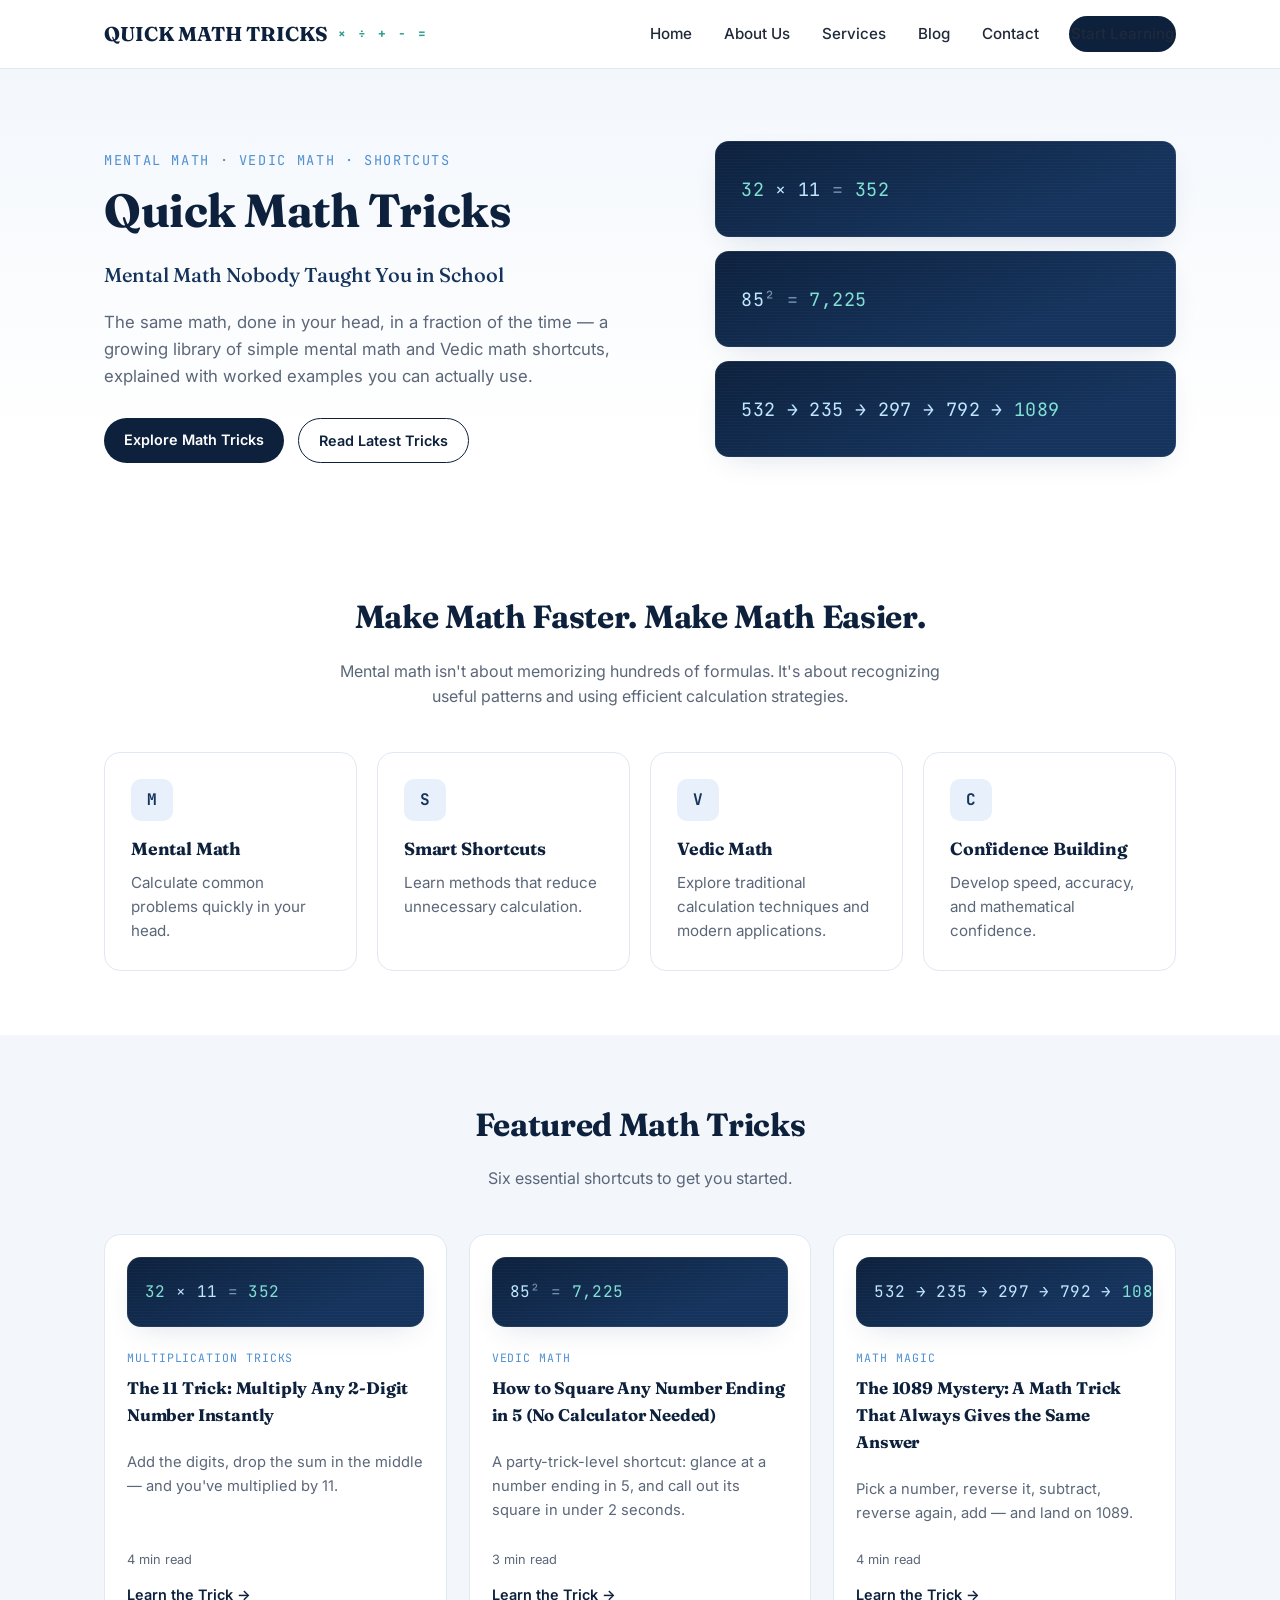
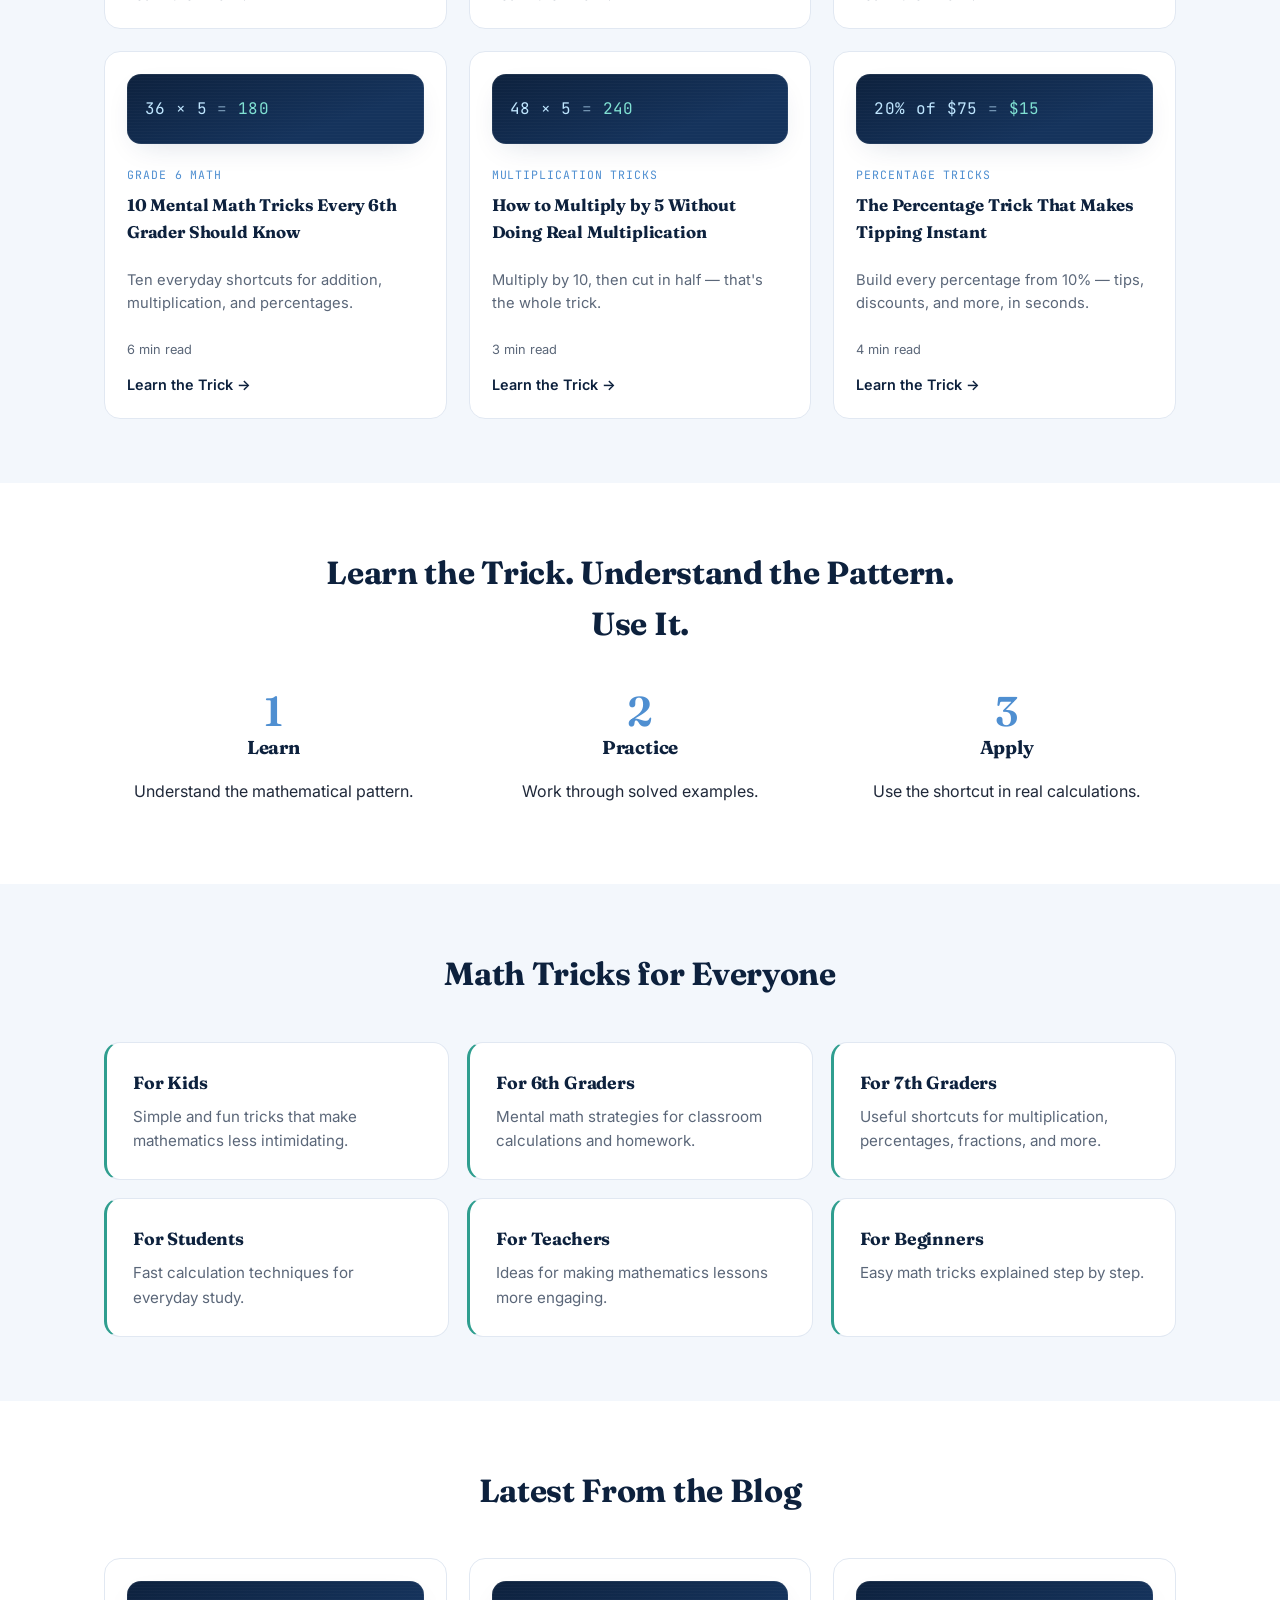
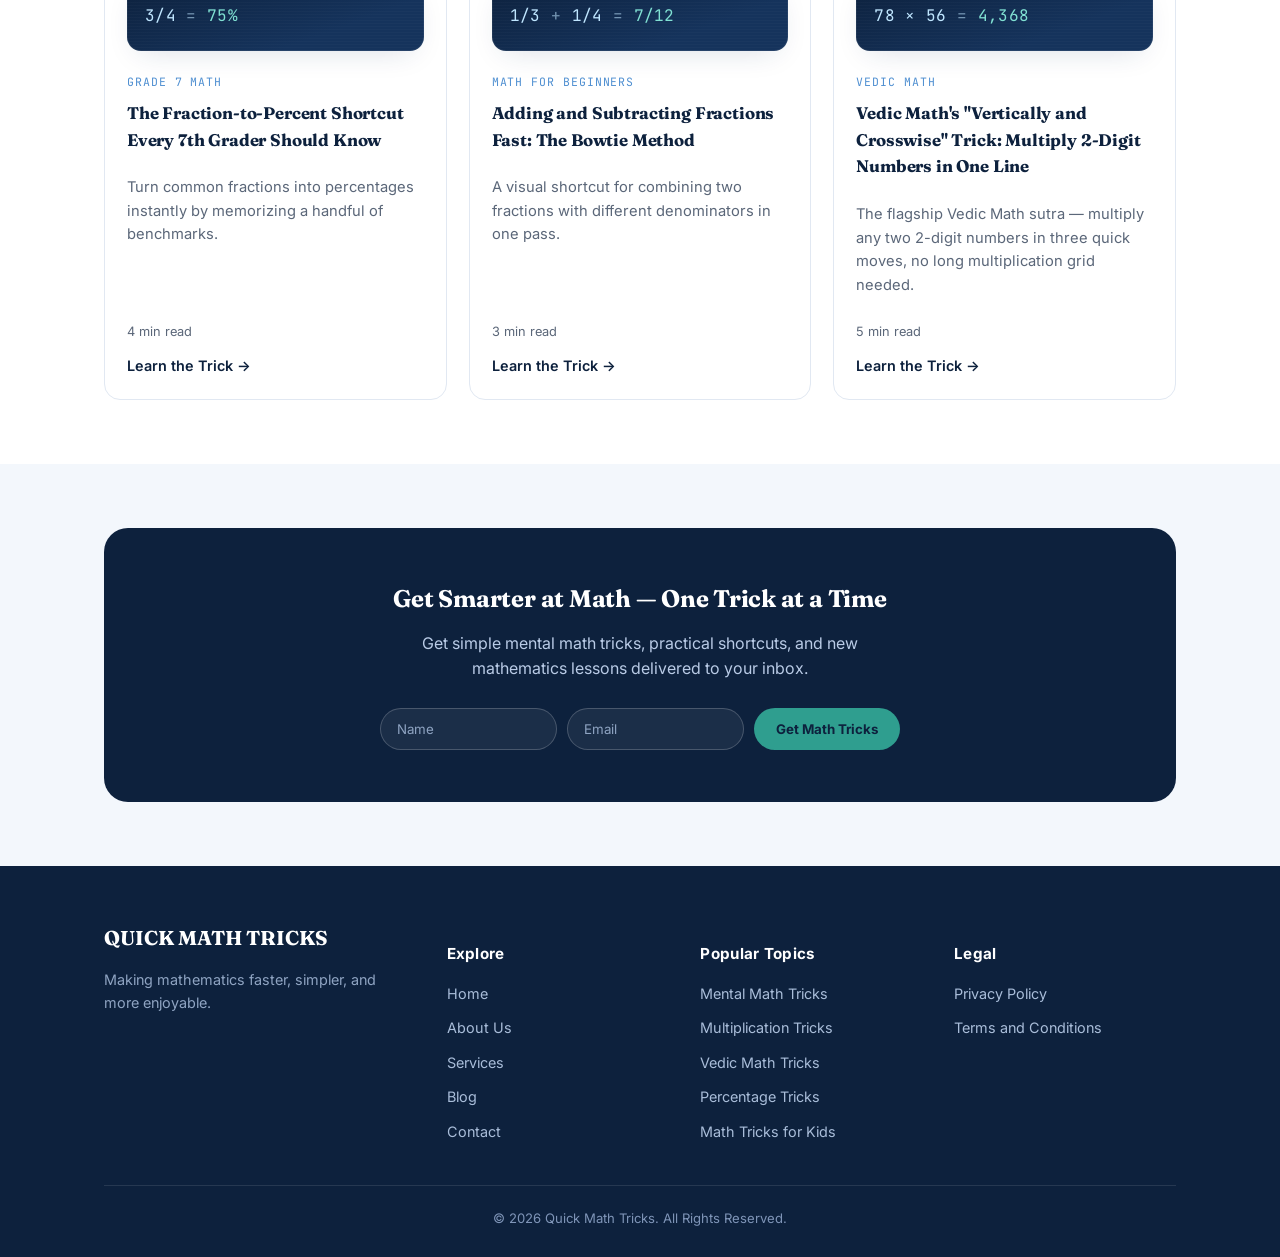
<file: index.html>
<!DOCTYPE html>
<html lang="en">
<head>
<meta charset="UTF-8">
<meta name="viewport" content="width=device-width, initial-scale=1.0">
<title>Quick Math Tricks — Mental Math Nobody Taught You in School</title>
<meta name="description" content="Learn quick math tricks, mental math shortcuts, Vedic math techniques, multiplication tricks, and fast calculation methods for students and beginners.">
<link rel="canonical" href="https://mathtrick.github.io/">
<meta property="og:title" content="Quick Math Tricks — Mental Math Nobody Taught You in School">
<meta property="og:description" content="Learn quick math tricks, mental math shortcuts, Vedic math techniques, multiplication tricks, and fast calculation methods for students and beginners.">
<meta property="og:url" content="https://mathtrick.github.io/">
<meta property="og:type" content="website">
<meta name="twitter:card" content="summary">
<link rel="preconnect" href="https://fonts.googleapis.com">
<link href="https://fonts.googleapis.com/css2?family=Fraunces:opsz,wght@9..144,400;9..144,500;9..144,600;9..144,700&family=Inter:wght@400;500;600;700&family=JetBrains+Mono:wght@400;500;700&display=swap" rel="stylesheet">
<link rel="stylesheet" href="/style.css">
<script type="application/ld+json">
{
  "@context": "https://schema.org",
  "@type": "WebSite",
  "name": "Quick Math Tricks",
  "url": "https://mathtrick.github.io",
  "description": "Learn quick math tricks, mental math shortcuts, Vedic math techniques, multiplication tricks, and fast calculation methods for students and beginners."
}
</script>
</head>
<body>
<header>
  <div class="nav-wrap">
    <a class="brand" href="/" style="text-decoration:none;">
      <span>QUICK MATH TRICKS</span>
      <span class="glyphs">&times; &divide; + &minus; =</span>
    </a>
    <nav class="links">
      <a href="/">Home</a>
      <a href="/about/">About Us</a>
      <a href="/services/">Services</a>
      <a href="/blog/">Blog</a>
      <a href="/contact/">Contact</a>
      <a class="cta-btn" href="/blog/">Start Learning</a>
    </nav>
  </div>
</header>
<main>
<section class="hero">
  <div class="container hero-grid">
    <div>
      <div class="eyebrow">Mental Math &middot; Vedic Math &middot; Shortcuts</div>
      <h1>Quick Math Tricks</h1>
      <div class="tagline">Mental Math Nobody Taught You in School</div>
      <p class="lead">The same math, done in your head, in a fraction of the time &mdash; a growing library of simple mental math and Vedic math shortcuts, explained with worked examples you can actually use.</p>
      <div class="hero-ctas">
        <a class="cta-btn" href="/blog/">Explore Math Tricks</a>
        <a class="cta-btn ghost" href="/blog/">Read Latest Tricks</a>
      </div>
    </div>
    <div class="hero-visual">
      <div class="calc-display"><span class="eq-line"><span class="hi">32</span> &times; 11 <span class="dim">=</span> <span class="hi">352</span></span></div>
      <div class="calc-display"><span class="eq-line">85<span class="dim">&sup2;</span> <span class="dim">=</span> <span class="hi">7,225</span></span></div>
      <div class="calc-display"><span class="eq-line">532 &rarr; 235 &rarr; 297 &rarr; 792 &rarr; <span class="hi">1089</span></span></div>
    </div>
  </div>
</section>
<section>
  <div class="container">
    <div class="section-head">
      <h2>Make Math Faster. Make Math Easier.</h2>
      <p>Mental math isn't about memorizing hundreds of formulas. It's about recognizing useful patterns and using efficient calculation strategies.</p>
    </div>
    <div class="grid-4">
      <div class="card"><div class="icon-badge">M</div><h3>Mental Math</h3><p>Calculate common problems quickly in your head.</p></div>
      <div class="card"><div class="icon-badge">S</div><h3>Smart Shortcuts</h3><p>Learn methods that reduce unnecessary calculation.</p></div>
      <div class="card"><div class="icon-badge">V</div><h3>Vedic Math</h3><p>Explore traditional calculation techniques and modern applications.</p></div>
      <div class="card"><div class="icon-badge">C</div><h3>Confidence Building</h3><p>Develop speed, accuracy, and mathematical confidence.</p></div>
    </div>
  </div>
</section>
<section class="mist">
  <div class="container">
    <div class="section-head"><h2>Featured Math Tricks</h2><p>Six essential shortcuts to get you started.</p></div>
    <div class="grid-3">
<div class="trick-card">
  <div class="thumb"><div class="calc-display"><span class="eq-line"><span class="hi">32</span> × 11 <span class="dim">=</span> <span class="hi">352</span></span></div></div>
  <div class="body">
    <div class="cat-tag">Multiplication Tricks</div>
    <h3>The 11 Trick: Multiply Any 2-Digit Number Instantly</h3>
    <p>Add the digits, drop the sum in the middle — and you've multiplied by 11.</p>
    <div class="meta-row"><span>4 min read</span></div>
    <a class="read-link" href="/11-multiplication-trick/">Learn the Trick &rarr;</a>
  </div>
</div>
<div class="trick-card">
  <div class="thumb"><div class="calc-display"><span class="eq-line">85<span class="dim">²</span> <span class="dim">=</span> <span class="hi">7,225</span></span></div></div>
  <div class="body">
    <div class="cat-tag">Vedic Math</div>
    <h3>How to Square Any Number Ending in 5 (No Calculator Needed)</h3>
    <p>A party-trick-level shortcut: glance at a number ending in 5, and call out its square in under 2 seconds.</p>
    <div class="meta-row"><span>3 min read</span></div>
    <a class="read-link" href="/square-numbers-ending-in-5/">Learn the Trick &rarr;</a>
  </div>
</div>
<div class="trick-card">
  <div class="thumb"><div class="calc-display"><span class="eq-line">532 → 235 → 297 → 792 → <span class="hi">1089</span></span></div></div>
  <div class="body">
    <div class="cat-tag">Math Magic</div>
    <h3>The 1089 Mystery: A Math Trick That Always Gives the Same Answer</h3>
    <p>Pick a number, reverse it, subtract, reverse again, add — and land on 1089.</p>
    <div class="meta-row"><span>4 min read</span></div>
    <a class="read-link" href="/1089-math-mystery/">Learn the Trick &rarr;</a>
  </div>
</div>
<div class="trick-card">
  <div class="thumb"><div class="calc-display"><span class="eq-line">36 × 5 <span class="dim">=</span> <span class="hi">180</span></span></div></div>
  <div class="body">
    <div class="cat-tag">Grade 6 Math</div>
    <h3>10 Mental Math Tricks Every 6th Grader Should Know</h3>
    <p>Ten everyday shortcuts for addition, multiplication, and percentages.</p>
    <div class="meta-row"><span>6 min read</span></div>
    <a class="read-link" href="/mental-math-tricks-6th-graders/">Learn the Trick &rarr;</a>
  </div>
</div>
<div class="trick-card">
  <div class="thumb"><div class="calc-display"><span class="eq-line">48 × 5 <span class="dim">=</span> <span class="hi">240</span></span></div></div>
  <div class="body">
    <div class="cat-tag">Multiplication Tricks</div>
    <h3>How to Multiply by 5 Without Doing Real Multiplication</h3>
    <p>Multiply by 10, then cut in half — that's the whole trick.</p>
    <div class="meta-row"><span>3 min read</span></div>
    <a class="read-link" href="/multiply-by-5-trick/">Learn the Trick &rarr;</a>
  </div>
</div>
<div class="trick-card">
  <div class="thumb"><div class="calc-display"><span class="eq-line">20% of $75 <span class="dim">=</span> <span class="hi">$15</span></span></div></div>
  <div class="body">
    <div class="cat-tag">Percentage Tricks</div>
    <h3>The Percentage Trick That Makes Tipping Instant</h3>
    <p>Build every percentage from 10% — tips, discounts, and more, in seconds.</p>
    <div class="meta-row"><span>4 min read</span></div>
    <a class="read-link" href="/percentage-tipping-trick/">Learn the Trick &rarr;</a>
  </div>
</div>
    </div>
  </div>
</section>
<section>
  <div class="container">
    <div class="section-head"><h2>Learn the Trick. Understand the Pattern. Use It.</h2></div>
    <div class="steps-3">
      <div class="step"><div class="num">1</div><h3>Learn</h3><p>Understand the mathematical pattern.</p></div>
      <div class="step"><div class="num">2</div><h3>Practice</h3><p>Work through solved examples.</p></div>
      <div class="step"><div class="num">3</div><h3>Apply</h3><p>Use the shortcut in real calculations.</p></div>
    </div>
  </div>
</section>
<section class="mist">
  <div class="container">
    <div class="section-head"><h2>Math Tricks for Everyone</h2></div>
    <div class="audience-grid">
      <div class="card"><h3>For Kids</h3><p>Simple and fun tricks that make mathematics less intimidating.</p></div>
      <div class="card"><h3>For 6th Graders</h3><p>Mental math strategies for classroom calculations and homework.</p></div>
      <div class="card"><h3>For 7th Graders</h3><p>Useful shortcuts for multiplication, percentages, fractions, and more.</p></div>
      <div class="card"><h3>For Students</h3><p>Fast calculation techniques for everyday study.</p></div>
      <div class="card"><h3>For Teachers</h3><p>Ideas for making mathematics lessons more engaging.</p></div>
      <div class="card"><h3>For Beginners</h3><p>Easy math tricks explained step by step.</p></div>
    </div>
  </div>
</section>
<section>
  <div class="container">
    <div class="section-head"><h2>Latest From the Blog</h2></div>
    <div class="grid-3">
<div class="trick-card">
  <div class="thumb"><div class="calc-display"><span class="eq-line">3/4 <span class="dim">=</span> <span class="hi">75%</span></span></div></div>
  <div class="body">
    <div class="cat-tag">Grade 7 Math</div>
    <h3>The Fraction-to-Percent Shortcut Every 7th Grader Should Know</h3>
    <p>Turn common fractions into percentages instantly by memorizing a handful of benchmarks.</p>
    <div class="meta-row"><span>4 min read</span></div>
    <a class="read-link" href="/fraction-to-percent-trick/">Learn the Trick &rarr;</a>
  </div>
</div>
<div class="trick-card">
  <div class="thumb"><div class="calc-display"><span class="eq-line">1/3 <span class="dim">+</span> 1/4 <span class="dim">=</span> <span class="hi">7/12</span></span></div></div>
  <div class="body">
    <div class="cat-tag">Math for Beginners</div>
    <h3>Adding and Subtracting Fractions Fast: The Bowtie Method</h3>
    <p>A visual shortcut for combining two fractions with different denominators in one pass.</p>
    <div class="meta-row"><span>3 min read</span></div>
    <a class="read-link" href="/adding-fractions-bowtie/">Learn the Trick &rarr;</a>
  </div>
</div>
<div class="trick-card">
  <div class="thumb"><div class="calc-display"><span class="eq-line">78 × 56 <span class="dim">=</span> <span class="hi">4,368</span></span></div></div>
  <div class="body">
    <div class="cat-tag">Vedic Math</div>
    <h3>Vedic Math's "Vertically and Crosswise" Trick: Multiply 2-Digit Numbers in One Line</h3>
    <p>The flagship Vedic Math sutra — multiply any two 2-digit numbers in three quick moves, no long multiplication grid needed.</p>
    <div class="meta-row"><span>5 min read</span></div>
    <a class="read-link" href="/vertically-and-crosswise-trick/">Learn the Trick &rarr;</a>
  </div>
</div>
    </div>
  </div>
</section>
<section class="mist">
  <div class="container">
    <div class="newsletter">
      <h2>Get Smarter at Math &mdash; One Trick at a Time</h2>
      <p>Get simple mental math tricks, practical shortcuts, and new mathematics lessons delivered to your inbox.</p>
      <form class="nl-form" action="#" method="post">
        <input type="text" name="name" placeholder="Name" required>
        <input type="email" name="email" placeholder="Email" required>
        <button type="submit">Get Math Tricks</button>
      </form>
    </div>
  </div>
</section>
</main>
<footer>
  <div class="container">
    <div class="footer-grid">
      <div>
        <div class="brand" style="color:#fff;margin-bottom:10px;">QUICK MATH TRICKS</div>
        <p style="color:#8fa4c2;font-size:.9rem;max-width:32ch;">Making mathematics faster, simpler, and more enjoyable.</p>
      </div>
      <div>
        <h4>Explore</h4>
        <ul>
          <li><a href="/">Home</a></li>
          <li><a href="/about/">About Us</a></li>
          <li><a href="/services/">Services</a></li>
          <li><a href="/blog/">Blog</a></li>
          <li><a href="/contact/">Contact</a></li>
        </ul>
      </div>
      <div>
        <h4>Popular Topics</h4>
        <ul>
          <li><a href="/blog/">Mental Math Tricks</a></li>
          <li><a href="/blog/">Multiplication Tricks</a></li>
          <li><a href="/blog/">Vedic Math Tricks</a></li>
          <li><a href="/blog/">Percentage Tricks</a></li>
          <li><a href="/blog/">Math Tricks for Kids</a></li>
        </ul>
      </div>
      <div>
        <h4>Legal</h4>
        <ul>
          <li><a href="/privacy-policy/">Privacy Policy</a></li>
          <li><a href="/terms-and-conditions/">Terms and Conditions</a></li>
        </ul>
      </div>
    </div>
    <div class="footer-bottom">&copy; 2026 Quick Math Tricks. All Rights Reserved.</div>
  </div>
</footer>
</body>
</html>
</file>
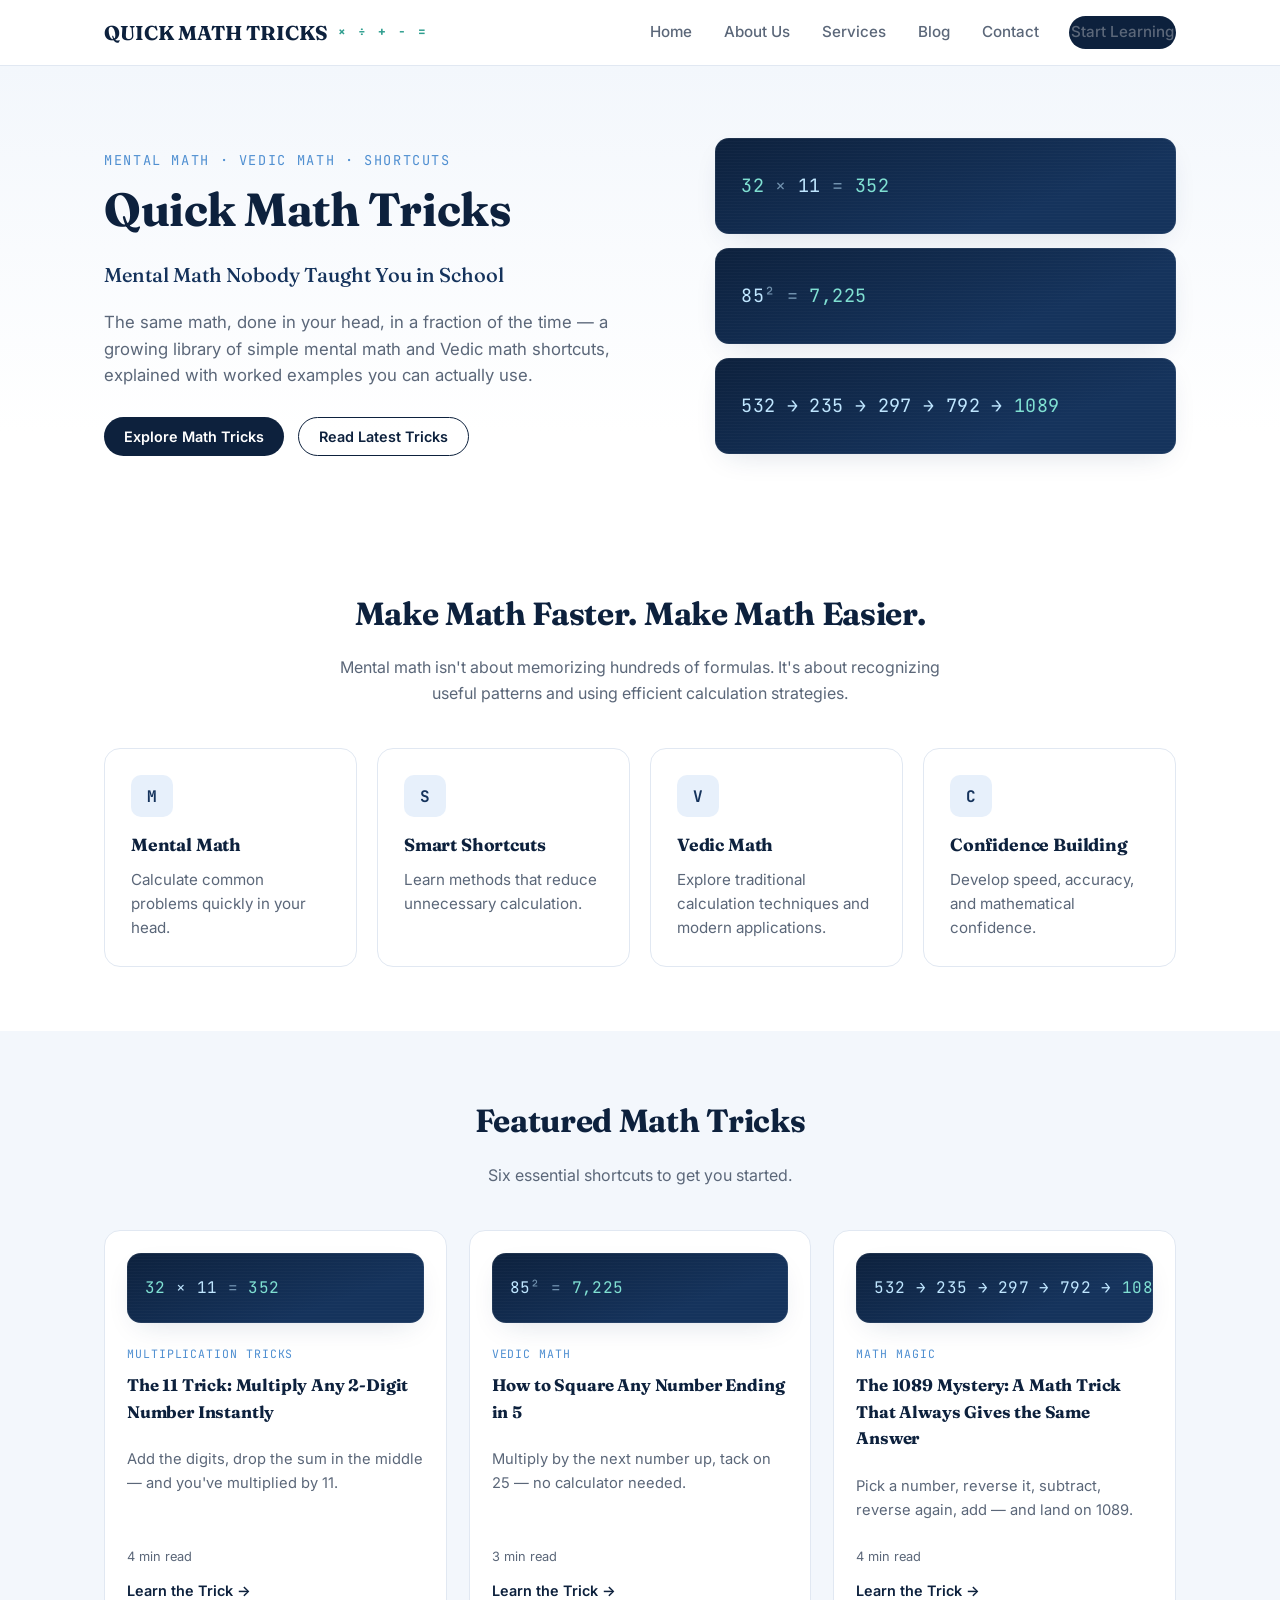
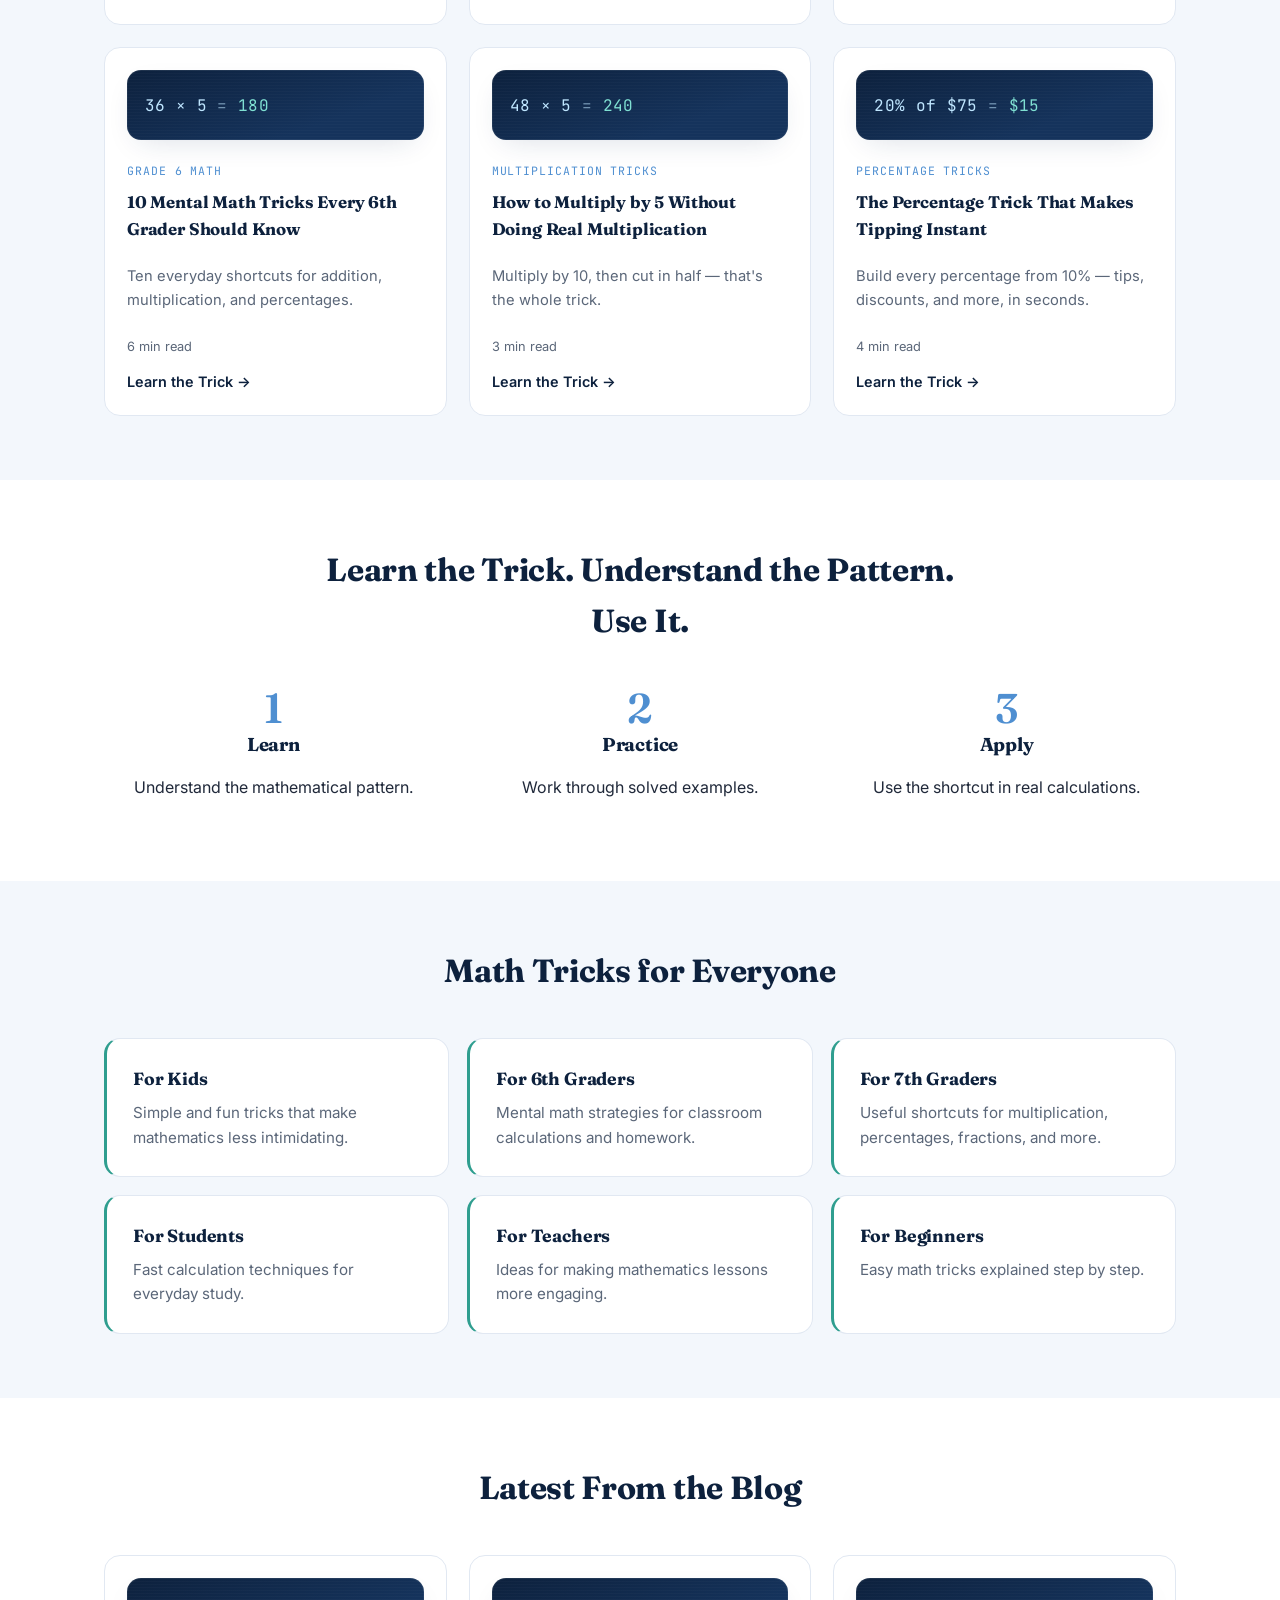
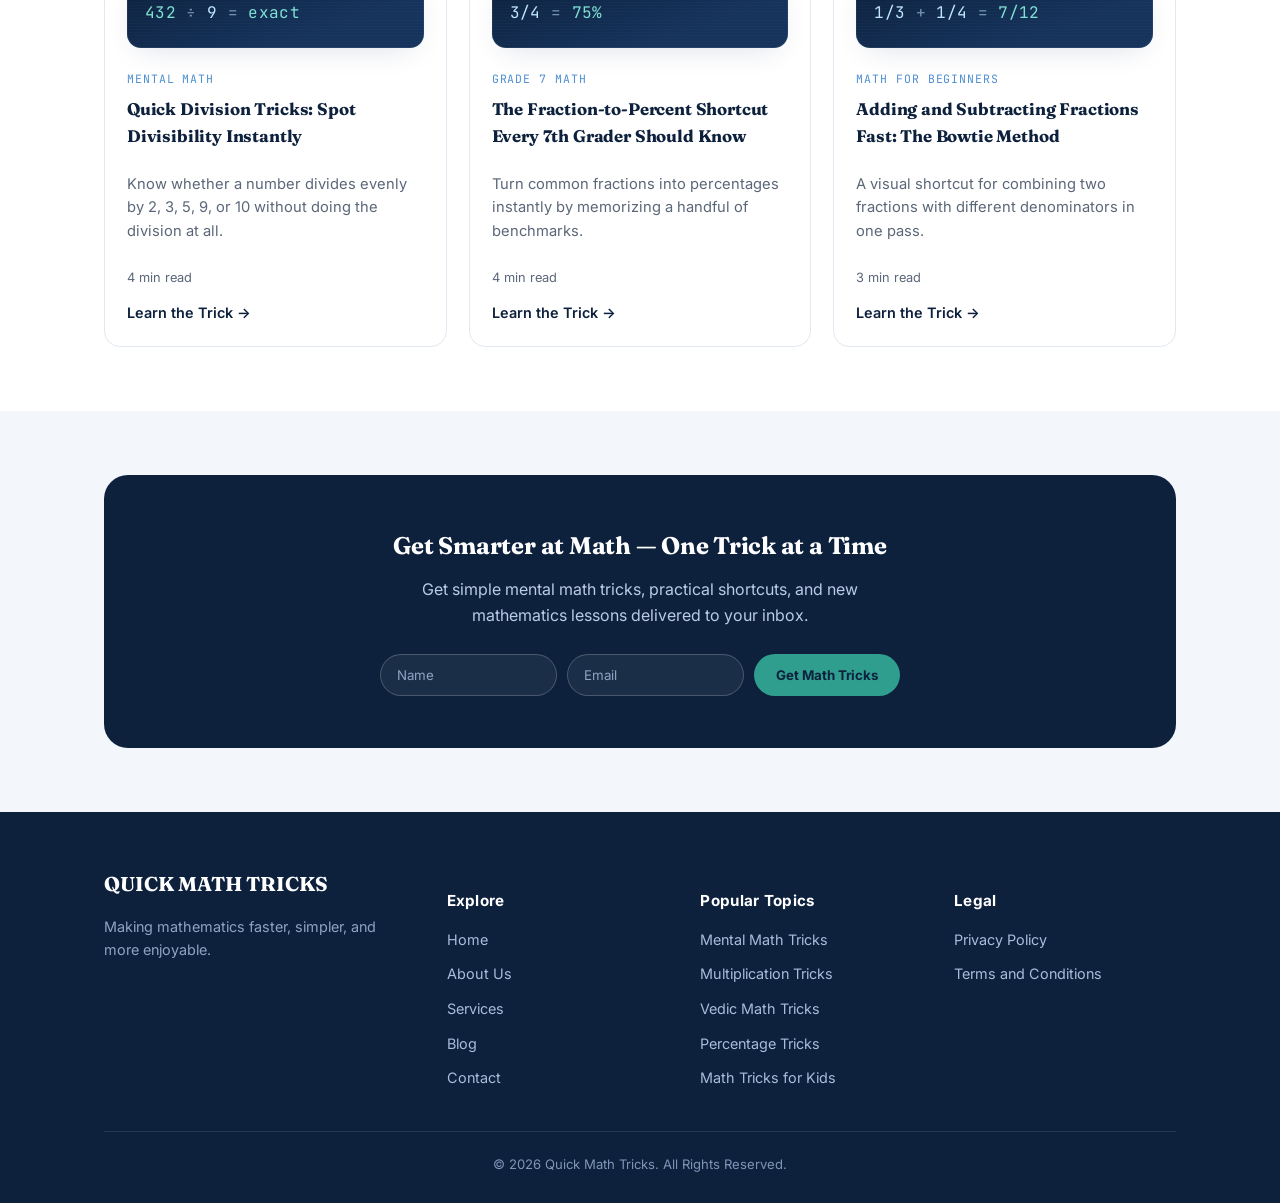
<file: Index . html.html>
<!DOCTYPE html>
<html lang="en">
<head>
<meta charset="UTF-8">
<meta name="viewport" content="width=device-width, initial-scale=1.0">
<title>Quick Math Tricks — Mental Math Nobody Taught You in School</title>
<meta name="description" content="Learn quick math tricks, mental math shortcuts, Vedic math techniques, multiplication tricks, and fast calculation methods for students and beginners.">
<link rel="preconnect" href="https://fonts.googleapis.com">
<link href="https://fonts.googleapis.com/css2?family=Fraunces:opsz,wght@9..144,400;9..144,500;9..144,600;9..144,700&family=Inter:wght@400;500;600;700&family=JetBrains+Mono:wght@400;500;700&display=swap" rel="stylesheet">
<style>
  :root{
    --navy:#15335c;
    --navy-deep:#0d213d;
    --sky:#4f8fd1;
    --sky-pale:#e7f0fb;
    --paper:#ffffff;
    --mist:#f3f7fc;
    --ink:#20293a;
    --ink-soft:#5b6779;
    --gold:#2f9e8f;
    --gold-light:#7fe0d2;
    --line:#e1e8f2;
    --radius:16px;
    --shadow: 0 10px 30px -12px rgba(21,51,92,0.18);
  }
  *{box-sizing:border-box;}
  html{scroll-behavior:smooth;}
  body{
    margin:0;
    background:var(--paper);
    color:var(--ink);
    font-family:'Inter',sans-serif;
    line-height:1.6;
    -webkit-font-smoothing:antialiased;
  }
  h1,h2,h3,.display{
    font-family:'Fraunces',serif;
    color:var(--navy-deep);
    margin:0 0 .5em 0;
    letter-spacing:-0.01em;
  }
  .eq{
    font-family:'JetBrains Mono',monospace;
  }
  a{color:inherit;text-decoration:none;}
  img{max-width:100%;display:block;}
  .container{max-width:1120px;margin:0 auto;padding:0 24px;}
  .page{display:none;}
  .page.active{display:block;}
  button{font-family:inherit;cursor:pointer;border:none;background:none;}

  /* ===== calculator-display signature element ===== */
  .calc-display{
    background:linear-gradient(160deg,var(--navy-deep),var(--navy) 70%);
    border-radius:14px;
    padding:22px 26px;
    color:#bfe6ff;
    font-family:'JetBrains Mono',monospace;
    box-shadow: inset 0 0 0 1px rgba(255,255,255,0.06), var(--shadow);
    min-height:96px;
    display:flex;
    align-items:center;
    position:relative;
    overflow:hidden;
  }
  .calc-display::before{
    content:"";
    position:absolute;inset:0;
    background:repeating-linear-gradient(180deg, rgba(255,255,255,0.02) 0px, rgba(255,255,255,0.02) 1px, transparent 1px, transparent 3px);
    pointer-events:none;
  }
  .calc-display .eq-line{font-size:1.3rem;letter-spacing:0.02em;white-space:nowrap;}
  .calc-display .eq-line .dim{opacity:0.55;}
  .calc-display .eq-line .hi{color:var(--gold-light);}

  /* ===== header ===== */
  header{
    position:sticky;top:0;z-index:50;
    background:rgba(255,255,255,0.92);
    backdrop-filter:blur(8px);
    border-bottom:1px solid var(--line);
  }
  .nav-wrap{display:flex;align-items:center;justify-content:space-between;padding:16px 24px;max-width:1120px;margin:0 auto;}
  .brand{display:flex;align-items:center;gap:10px;font-family:'Fraunces',serif;font-weight:700;font-size:1.25rem;color:var(--navy-deep);}
  .brand .glyphs{font-family:'JetBrains Mono',monospace;font-size:.8rem;color:var(--gold);letter-spacing:2px;}
  nav.links{display:flex;gap:28px;align-items:center;}
  nav.links button{font-size:.95rem;font-weight:500;color:var(--ink-soft);padding:6px 2px;border-bottom:2px solid transparent;transition:.15s;}
  nav.links button:hover, nav.links button.current{color:var(--navy-deep);border-bottom-color:var(--gold);}
  .cta-btn{
    background:var(--navy-deep);color:#fff;padding:10px 20px;border-radius:999px;font-weight:600;font-size:.9rem;
    transition:.15s;
  }
  .cta-btn:hover{background:var(--navy);}
  .cta-btn.ghost{background:transparent;border:1.5px solid var(--navy-deep);color:var(--navy-deep);}
  .cta-btn.ghost:hover{background:var(--navy-deep);color:#fff;}
  .menu-toggle{display:none;font-size:1.4rem;color:var(--navy-deep);}

  /* ===== hero ===== */
  .hero{padding:72px 0 56px;background:linear-gradient(180deg,var(--mist),#fff 80%);}
  .hero-grid{display:grid;grid-template-columns:1.1fr 0.9fr;gap:48px;align-items:center;}
  .eyebrow{font-family:'JetBrains Mono',monospace;color:var(--sky);font-size:.85rem;letter-spacing:.12em;text-transform:uppercase;margin-bottom:14px;}
  .hero h1{font-size:2.9rem;line-height:1.08;}
  .hero .tagline{font-size:1.25rem;color:var(--navy);font-weight:500;margin-bottom:18px;font-family:'Fraunces',serif;}
  .hero p.lead{color:var(--ink-soft);font-size:1.05rem;max-width:46ch;margin-bottom:28px;}
  .hero-ctas{display:flex;gap:14px;flex-wrap:wrap;}
  .hero-visual .calc-display{margin-bottom:14px;}
  .hero-visual .calc-display .eq-line{font-size:1.15rem;}

  section{padding:64px 0;}
  .section-head{max-width:640px;margin:0 auto 42px;text-align:center;}
  .section-head h2{font-size:2rem;}
  .section-head p{color:var(--ink-soft);}
  .mist{background:var(--mist);}

  .grid-4{display:grid;grid-template-columns:repeat(4,1fr);gap:20px;}
  .grid-3{display:grid;grid-template-columns:repeat(3,1fr);gap:22px;}
  .grid-2{display:grid;grid-template-columns:repeat(2,1fr);gap:22px;}
  .card{
    background:#fff;border:1px solid var(--line);border-radius:var(--radius);
    padding:26px;transition:.2s;
  }
  .card:hover{box-shadow:var(--shadow);transform:translateY(-3px);}
  .card h3{font-size:1.1rem;margin-bottom:8px;}
  .card p{color:var(--ink-soft);font-size:.95rem;margin:0;}
  .icon-badge{
    width:42px;height:42px;border-radius:10px;background:var(--sky-pale);color:var(--navy);
    display:flex;align-items:center;justify-content:center;font-family:'JetBrains Mono',monospace;font-weight:700;margin-bottom:14px;
  }

  .trick-card{background:#fff;border:1px solid var(--line);border-radius:var(--radius);overflow:hidden;transition:.2s;display:flex;flex-direction:column;}
  .trick-card:hover{box-shadow:var(--shadow);transform:translateY(-3px);}
  .trick-card .thumb{padding:22px;}
  .trick-card .thumb .calc-display{min-height:70px;padding:16px 18px;}
  .trick-card .thumb .eq-line{font-size:1rem;}
  .trick-card .body{padding:0 22px 22px;flex:1;display:flex;flex-direction:column;}
  .cat-tag{font-family:'JetBrains Mono',monospace;font-size:.72rem;color:var(--sky);text-transform:uppercase;letter-spacing:.08em;margin-bottom:8px;}
  .trick-card h3{font-size:1.05rem;margin-bottom:8px;}
  .trick-card p{color:var(--ink-soft);font-size:.92rem;flex:1;}
  .read-link{color:var(--navy-deep);font-weight:600;font-size:.9rem;margin-top:12px;display:inline-flex;align-items:center;gap:6px;}
  .read-link:hover{color:var(--gold);}
  .meta-row{display:flex;justify-content:space-between;align-items:center;font-size:.8rem;color:var(--ink-soft);margin-top:10px;}

  .steps-3{display:grid;grid-template-columns:repeat(3,1fr);gap:28px;}
  .step{text-align:center;}
  .step .num{font-family:'Fraunces',serif;font-size:2.6rem;color:var(--sky);font-weight:600;line-height:1;}

  .audience-grid{display:grid;grid-template-columns:repeat(3,1fr);gap:18px;}
  .audience-grid .card{border-left:3px solid var(--gold);}

  .newsletter{
    background:var(--navy-deep);color:#eaf1fb;border-radius:24px;padding:52px;text-align:center;
  }
  .newsletter h2{color:#fff;}
  .newsletter p{color:#b9cbe6;max-width:52ch;margin:0 auto 26px;}
  .nl-form{display:flex;gap:10px;justify-content:center;flex-wrap:wrap;max-width:520px;margin:0 auto;}
  .nl-form input{
    padding:12px 16px;border-radius:999px;border:1px solid rgba(255,255,255,0.2);background:rgba(255,255,255,0.06);color:#fff;font-family:inherit;flex:1;min-width:160px;
  }
  .nl-form input::placeholder{color:#8fa4c2;}
  .nl-form button{background:var(--gold);color:var(--navy-deep);padding:12px 22px;border-radius:999px;font-weight:700;}

  footer{background:var(--navy-deep);color:#a9bdd9;padding:56px 0 28px;}
  .footer-grid{display:grid;grid-template-columns:1.4fr 1fr 1fr 1fr;gap:32px;margin-bottom:40px;}
  footer h4{color:#fff;font-family:'Inter';font-size:.95rem;margin-bottom:14px;letter-spacing:.02em;}
  footer ul{list-style:none;padding:0;margin:0;display:flex;flex-direction:column;gap:9px;}
  footer a{color:#a9bdd9;font-size:.9rem;}
  footer a:hover{color:#fff;}
  .footer-bottom{border-top:1px solid rgba(255,255,255,0.1);padding-top:22px;font-size:.82rem;text-align:center;color:#7f95b8;}

  /* article & inner pages */
  .page-hero{padding:52px 0 30px;background:var(--mist);}
  .breadcrumb{font-size:.85rem;color:var(--ink-soft);margin-bottom:16px;}
  .breadcrumb button{color:var(--sky);font-weight:600;}
  .article-wrap{max-width:760px;margin:0 auto;padding:48px 24px 80px;}
  .article-wrap h2{font-size:1.5rem;margin-top:2.2em;}
  .article-wrap h3{font-size:1.15rem;margin-top:1.6em;color:var(--navy);}
  .article-wrap p{color:var(--ink);margin:0 0 1em;}
  .worked{
    background:var(--sky-pale);border-radius:12px;padding:18px 22px;margin:18px 0;font-family:'JetBrains Mono',monospace;
  }
  .worked .res{color:var(--navy-deep);font-weight:700;}
  table.pct{width:100%;border-collapse:collapse;margin:18px 0;}
  table.pct th,table.pct td{border:1px solid var(--line);padding:10px 14px;text-align:left;font-size:.92rem;}
  table.pct th{background:var(--mist);}
  details.practice{
    background:#fff;border:1px solid var(--line);border-radius:12px;padding:16px 20px;margin:10px 0;
  }
  details.practice summary{cursor:pointer;font-weight:600;color:var(--navy);}
  details.practice .ans{margin-top:8px;color:var(--ink-soft);font-family:'JetBrains Mono',monospace;}
  .try-box{
    background:var(--navy-deep);color:#eaf1fb;border-radius:12px;padding:20px 24px;margin:22px 0;
  }
  .try-box strong{color:var(--gold-light);}
  .takeaway{
    border-left:3px solid var(--gold);background:var(--mist);padding:16px 20px;border-radius:0 10px 10px 0;margin:24px 0;
  }
  .related-box{margin-top:48px;padding-top:28px;border-top:1px solid var(--line);}
  .related-box h4{font-family:'Fraunces',serif;color:var(--navy-deep);margin-bottom:14px;}
  .related-links{display:flex;flex-direction:column;gap:8px;}
  .related-links a{color:var(--sky);font-weight:600;}
  .related-links a:hover{color:var(--navy-deep);}

  .simple-page{max-width:760px;margin:0 auto;padding:48px 24px 80px;}
  .simple-page h2{font-size:1.3rem;margin-top:1.8em;}
  .simple-page p, .simple-page li{color:var(--ink-soft);}

  .form-grid{display:grid;gap:14px;max-width:520px;}
  .form-grid input, .form-grid textarea{
    padding:12px 14px;border-radius:10px;border:1px solid var(--line);font-family:inherit;font-size:.95rem;
  }
  .form-grid button{background:var(--navy-deep);color:#fff;padding:12px;border-radius:10px;font-weight:600;}
  .form-note{font-size:.82rem;color:var(--ink-soft);margin-top:10px;}
  .success-msg{display:none;background:var(--sky-pale);color:var(--navy-deep);padding:12px 16px;border-radius:10px;margin-top:14px;font-size:.9rem;}

  .filter-row{display:flex;gap:10px;flex-wrap:wrap;justify-content:center;margin-bottom:36px;}
  .filter-row button{
    padding:8px 16px;border-radius:999px;border:1px solid var(--line);font-size:.85rem;font-weight:500;color:var(--ink-soft);
  }
  .filter-row button.active{background:var(--navy-deep);color:#fff;border-color:var(--navy-deep);}

  @media (max-width:900px){
    .hero-grid,.grid-4,.grid-3,.grid-2,.steps-3,.audience-grid,.footer-grid{grid-template-columns:1fr 1fr;}
    .hero-grid{grid-template-columns:1fr;}
    nav.links{display:none;}
    .menu-toggle{display:block;}
    .footer-grid{grid-template-columns:1fr 1fr;}
  }
  @media (max-width:600px){
    .grid-4,.grid-3,.grid-2,.steps-3,.audience-grid{grid-template-columns:1fr;}
    .hero h1{font-size:2.1rem;}
    .footer-grid{grid-template-columns:1fr;}
    .newsletter{padding:32px 20px;}
  }
  @media (prefers-reduced-motion: reduce){
    html{scroll-behavior:auto;}
    .card,.trick-card{transition:none;}
  }
</style>
</head>
<body>

<header>
  <div class="nav-wrap">
    <div class="brand" onclick="go('home')" style="cursor:pointer;">
      <span>QUICK MATH TRICKS</span>
      <span class="glyphs">× ÷ + − =</span>
    </div>
    <nav class="links" id="navLinks">
      <button onclick="go('home')" data-page="home">Home</button>
      <button onclick="go('about')" data-page="about">About Us</button>
      <button onclick="go('services')" data-page="services">Services</button>
      <button onclick="go('blog')" data-page="blog">Blog</button>
      <button onclick="go('contact')" data-page="contact">Contact</button>
      <button class="cta-btn" onclick="go('blog')">Start Learning</button>
    </nav>
    <button class="menu-toggle" onclick="toggleMobileNav()">☰</button>
  </div>
</header>

<!-- ================= HOME ================= -->
<main id="page-home" class="page active">
  <section class="hero">
    <div class="container hero-grid">
      <div>
        <div class="eyebrow">Mental Math · Vedic Math · Shortcuts</div>
        <h1>Quick Math Tricks</h1>
        <div class="tagline">Mental Math Nobody Taught You in School</div>
        <p class="lead">The same math, done in your head, in a fraction of the time — a growing library of simple mental math and Vedic math shortcuts, explained with worked examples you can actually use.</p>
        <div class="hero-ctas">
          <button class="cta-btn" onclick="go('blog')">Explore Math Tricks</button>
          <button class="cta-btn ghost" onclick="go('blog')">Read Latest Tricks</button>
        </div>
      </div>
      <div class="hero-visual">
        <div class="calc-display"><span class="eq-line"><span class="hi">32</span> <span class="dim">×</span> 11 <span class="dim">=</span> <span class="hi">352</span></span></div>
        <div class="calc-display"><span class="eq-line">85<span class="dim">²</span> <span class="dim">=</span> <span class="hi">7,225</span></span></div>
        <div class="calc-display"><span class="eq-line">532 → 235 → 297 → 792 → <span class="hi">1089</span></span></div>
      </div>
    </div>
  </section>

  <section>
    <div class="container">
      <div class="section-head">
        <h2>Make Math Faster. Make Math Easier.</h2>
        <p>Mental math isn't about memorizing hundreds of formulas. It's about recognizing useful patterns and using efficient calculation strategies.</p>
      </div>
      <div class="grid-4">
        <div class="card"><div class="icon-badge">M</div><h3>Mental Math</h3><p>Calculate common problems quickly in your head.</p></div>
        <div class="card"><div class="icon-badge">S</div><h3>Smart Shortcuts</h3><p>Learn methods that reduce unnecessary calculation.</p></div>
        <div class="card"><div class="icon-badge">V</div><h3>Vedic Math</h3><p>Explore traditional calculation techniques and modern applications.</p></div>
        <div class="card"><div class="icon-badge">C</div><h3>Confidence Building</h3><p>Develop speed, accuracy, and mathematical confidence.</p></div>
      </div>
    </div>
  </section>

  <section class="mist">
    <div class="container">
      <div class="section-head">
        <h2>Featured Math Tricks</h2>
        <p>Six essential shortcuts to get you started.</p>
      </div>
      <div class="grid-3" id="featuredGrid"></div>
    </div>
  </section>

  <section>
    <div class="container">
      <div class="section-head">
        <h2>Learn the Trick. Understand the Pattern. Use It.</h2>
      </div>
      <div class="steps-3">
        <div class="step"><div class="num">1</div><h3>Learn</h3><p>Understand the mathematical pattern.</p></div>
        <div class="step"><div class="num">2</div><h3>Practice</h3><p>Work through solved examples.</p></div>
        <div class="step"><div class="num">3</div><h3>Apply</h3><p>Use the shortcut in real calculations.</p></div>
      </div>
    </div>
  </section>

  <section class="mist">
    <div class="container">
      <div class="section-head">
        <h2>Math Tricks for Everyone</h2>
      </div>
      <div class="audience-grid">
        <div class="card"><h3>For Kids</h3><p>Simple and fun tricks that make mathematics less intimidating.</p></div>
        <div class="card"><h3>For 6th Graders</h3><p>Mental math strategies for classroom calculations and homework.</p></div>
        <div class="card"><h3>For 7th Graders</h3><p>Useful shortcuts for multiplication, percentages, fractions, and more.</p></div>
        <div class="card"><h3>For Students</h3><p>Fast calculation techniques for everyday study.</p></div>
        <div class="card"><h3>For Teachers</h3><p>Ideas for making mathematics lessons more engaging.</p></div>
        <div class="card"><h3>For Beginners</h3><p>Easy math tricks explained step by step.</p></div>
      </div>
    </div>
  </section>

  <section>
    <div class="container">
      <div class="section-head">
        <h2>Latest From the Blog</h2>
      </div>
      <div class="grid-3" id="latestGrid"></div>
    </div>
  </section>

  <section class="mist">
    <div class="container">
      <div class="newsletter">
        <h2>Get Smarter at Math — One Trick at a Time</h2>
        <p>Get simple mental math tricks, practical shortcuts, and new mathematics lessons delivered to your inbox.</p>
        <form class="nl-form" onsubmit="event.preventDefault(); this.reset(); alert('Thanks — you are on the list!');">
          <input type="text" placeholder="Name" required>
          <input type="email" placeholder="Email" required>
          <button type="submit">Get Math Tricks</button>
        </form>
      </div>
    </div>
  </section>
</main>

<!-- ================= ABOUT ================= -->
<main id="page-about" class="page">
  <section class="page-hero"><div class="container"><h1 style="font-size:2rem;">About Quick Math Tricks</h1></div></section>
  <div class="simple-page">
    <p>Quick Math Tricks started from a simple classroom observation: students who struggle with math often aren't struggling with the concepts — they're struggling with the arithmetic that gets in the way of the concepts. A shortcut that turns 30 seconds of multiplication into 3 seconds of pattern-spotting frees up attention for the actual problem.</p>
    <p>That's what this site collects: shortcuts worth knowing, explained clearly enough that you understand <em>why</em> they work — not just what to do.</p>
    <p>Our content focuses on:</p>
    <ul>
      <li>Mental math</li>
      <li>Mathematical shortcuts</li>
      <li>Vedic math techniques</li>
      <li>Multiplication tricks</li>
      <li>Percentage tricks</li>
      <li>Student-friendly mathematics</li>
      <li>Practical everyday calculations</li>
    </ul>
    <p>Every trick on this site is explained with the same structure: <strong>Concept → Method → Solved Example → Practice.</strong> We don't claim every trick works universally — where a shortcut has conditions or limitations, we explain them clearly.</p>
  </div>
</main>

<!-- ================= SERVICES ================= -->
<main id="page-services" class="page">
  <section class="page-hero"><div class="container"><h1 style="font-size:2rem;">Mathematics Learning Resources</h1></div></section>
  <section>
    <div class="container grid-3">
      <div class="card"><h3>Mental Math Training</h3><p>Improve speed and number sense through practical techniques.</p></div>
      <div class="card"><h3>Math Tricks for Students</h3><p>Simple shortcuts designed for school-level learners.</p></div>
      <div class="card"><h3>Vedic Math Techniques</h3><p>Explore traditional calculation methods and their modern educational applications.</p></div>
      <div class="card"><h3>Multiplication Shortcuts</h3><p>Learn patterns that make multiplication easier.</p></div>
      <div class="card"><h3>Percentage Tricks</h3><p>Understand practical methods for calculating percentages quickly.</p></div>
      <div class="card"><h3>Educational Math Content</h3><p>Clear explanations, examples, worksheets, and practice activities.</p></div>
    </div>
    <div class="container" style="text-align:center;margin-top:30px;">
      <button class="cta-btn" onclick="go('blog')">Explore the Blog</button>
    </div>
  </section>
</main>

<!-- ================= BLOG ================= -->
<main id="page-blog" class="page">
  <section class="page-hero"><div class="container"><h1 style="font-size:2rem;">Quick Math Tricks Blog</h1></div></section>
  <section>
    <div class="container">
      <div class="filter-row" id="filterRow"></div>
      <div class="grid-3" id="blogGrid"></div>
    </div>
  </section>
</main>

<!-- ================= ARTICLE (dynamic) ================= -->
<main id="page-article" class="page">
  <section class="page-hero">
    <div class="container">
      <div class="breadcrumb"><button onclick="go('home')">Home</button> / <button onclick="go('blog')">Blog</button> / <span id="artCrumb"></span></div>
      <h1 id="artTitle" style="font-size:2rem;"></h1>
    </div>
  </section>
  <div class="article-wrap" id="artBody"></div>
</main>

<!-- ================= CONTACT ================= -->
<main id="page-contact" class="page">
  <section class="page-hero"><div class="container"><h1 style="font-size:2rem;">Contact Quick Math Tricks</h1></div></section>
  <section>
    <div class="container">
      <p style="max-width:56ch;color:var(--ink-soft);margin-bottom:24px;">Have a question, suggestion, correction, or idea for a future math trick? We'd love to hear from you.</p>
      <form class="form-grid" onsubmit="event.preventDefault(); document.getElementById('contactSuccess').style.display='block'; this.reset();">
        <input type="text" placeholder="Name" required>
        <input type="email" placeholder="Email" required>
        <input type="text" placeholder="Subject" required>
        <textarea placeholder="Message" rows="5" required></textarea>
        <button type="submit">Send Message</button>
      </form>
      <div class="success-msg" id="contactSuccess">Thanks for contacting Quick Math Tricks. Your message has been received.</div>
    </div>
  </section>
</main>

<!-- ================= PRIVACY ================= -->
<main id="page-privacy" class="page">
  <section class="page-hero"><div class="container"><h1 style="font-size:1.7rem;">Privacy Policy</h1></div></section>
  <div class="simple-page">
    <p>This Privacy Policy explains how Quick Math Tricks ("we", "us") handles information collected through this website.</p>
    <h2>Information We Collect</h2>
    <p>We may collect information you voluntarily provide through contact forms or newsletter sign-ups, such as your name and email address.</p>
    <h2>Cookies &amp; Analytics</h2>
    <p>We may use cookies and analytics tools to understand how visitors use the site and to improve content and performance.</p>
    <h2>Advertising &amp; Third-Party Services</h2>
    <p>If third-party advertising or analytics services are used on this site, they may collect information in accordance with their own privacy policies. We do not knowingly integrate services beyond what is actually installed on the site.</p>
    <h2>Email Subscriptions</h2>
    <p>If you subscribe to our newsletter, your email is used solely to send you math tips and site updates. You may unsubscribe at any time.</p>
    <h2>Children's Privacy</h2>
    <p>This site provides educational content suitable for students, but we do not knowingly collect personal information from children without appropriate parental awareness.</p>
    <h2>Data Retention &amp; Security</h2>
    <p>We retain information only as long as necessary for the purposes described here and take reasonable measures to protect it.</p>
    <h2>Your Rights</h2>
    <p>You may request access to, correction of, or deletion of your personal information by contacting us.</p>
    <h2>Policy Updates</h2>
    <p>This policy may be updated periodically. Continued use of the site indicates acceptance of the current version.</p>
    <h2>Contact</h2>
    <p>For privacy questions, please use the contact form on this site. [Owner legal/contact details placeholder]</p>
  </div>
</main>

<!-- ================= TERMS ================= -->
<main id="page-terms" class="page">
  <section class="page-hero"><div class="container"><h1 style="font-size:1.7rem;">Terms and Conditions</h1></div></section>
  <div class="simple-page">
    <h2>Website Use</h2>
    <p>By using Quick Math Tricks, you agree to use the content for personal, educational purposes.</p>
    <h2>Educational Content &amp; Accuracy</h2>
    <p>Content on this site is provided for educational purposes and is not a substitute for formal academic instruction. While we aim for mathematical accuracy, we cannot guarantee the content is free of errors.</p>
    <h2>Intellectual Property</h2>
    <p>All original content on this site is the property of Quick Math Tricks unless otherwise noted.</p>
    <h2>User-Generated Content</h2>
    <p>Any content submitted through contact forms may be used to improve the site and respond to inquiries.</p>
    <h2>External Links</h2>
    <p>This site may link to external resources. We are not responsible for the content or practices of external sites.</p>
    <h2>Limitation of Liability</h2>
    <p>Quick Math Tricks is not liable for any damages arising from the use of this site or reliance on its content.</p>
    <h2>Prohibited Use</h2>
    <p>Do not use this site for unlawful purposes or in a way that could damage or impair the site.</p>
    <h2>Changes</h2>
    <p>We may update the website or these terms at any time without prior notice.</p>
    <h2>Governing Law</h2>
    <p>[Governing law placeholder]</p>
    <h2>Contact</h2>
    <p>Please use the contact form for questions about these terms.</p>
  </div>
</main>

<footer>
  <div class="container">
    <div class="footer-grid">
      <div>
        <div class="brand" style="color:#fff;margin-bottom:10px;">QUICK MATH TRICKS</div>
        <p style="color:#8fa4c2;font-size:.9rem;max-width:32ch;">Making mathematics faster, simpler, and more enjoyable.</p>
      </div>
      <div>
        <h4>Explore</h4>
        <ul>
          <li><a onclick="go('home')">Home</a></li>
          <li><a onclick="go('about')">About Us</a></li>
          <li><a onclick="go('services')">Services</a></li>
          <li><a onclick="go('blog')">Blog</a></li>
          <li><a onclick="go('contact')">Contact</a></li>
        </ul>
      </div>
      <div>
        <h4>Popular Topics</h4>
        <ul>
          <li><a onclick="go('blog')">Mental Math Tricks</a></li>
          <li><a onclick="go('blog')">Multiplication Tricks</a></li>
          <li><a onclick="go('blog')">Vedic Math Tricks</a></li>
          <li><a onclick="go('blog')">Percentage Tricks</a></li>
          <li><a onclick="go('blog')">Math Tricks for Kids</a></li>
        </ul>
      </div>
      <div>
        <h4>Legal</h4>
        <ul>
          <li><a onclick="go('privacy')">Privacy Policy</a></li>
          <li><a onclick="go('terms')">Terms and Conditions</a></li>
        </ul>
      </div>
    </div>
    <div class="footer-bottom">© 2026 Quick Math Tricks. All Rights Reserved.</div>
  </div>
</footer>

<script>
// ===================== DATA =====================
const articles = [
  {
    slug:"11-multiplication-trick",
    cat:"Multiplication Tricks",
    title:"The 11 Trick: Multiply Any 2-Digit Number Instantly",
    excerpt:"Add the digits, drop the sum in the middle — and you've multiplied by 11.",
    read:"4 min read",
    eq:'<span class="hi">32</span> × 11 <span class="dim">=</span> <span class="hi">352</span>',
    body:`
      <p>Multiplying a two-digit number by 11 looks like a calculation you need to write down. But there is a surprisingly simple mental math trick that can make many of these calculations almost instant.</p>
      <p>This is one of the easiest mental math tricks for students and beginners to learn because it relies on the digits already present in the number.</p>
      <h2>The Basic Rule</h2>
      <p>For a two-digit number <strong>AB</strong>, place the sum of A and B between the two digits.</p>
      <div class="worked">32 × 11<br>3 + 2 = 5<br>Place 5 between 3 and 2 → <span class="res">352</span></div>
      <h2>More Examples</h2>
      <div class="worked">24 × 11 → 2+4=6 → <span class="res">264</span></div>
      <div class="worked">53 × 11 → 5+3=8 → <span class="res">583</span></div>
      <div class="worked">72 × 11 → 7+2=9 → <span class="res">792</span></div>
      <h2>What Happens When the Sum Is 10 or More?</h2>
      <p>This is where carrying is required.</p>
      <div class="worked">57 × 11<br>5 + 7 = 12 → write 2, carry 1<br>5 + 1 = 6 → <span class="res">627</span></div>
      <h2>Why Does the Trick Work?</h2>
      <p>Since 11 = 10 + 1:</p>
      <div class="worked">57 × 11 = 57 × (10+1) = 570 + 57 = <span class="res">627</span></div>
      <div class="try-box"><strong>Try it yourself:</strong> What is 46 × 11?</div>
      <h2>Practice Challenge</h2>
      <details class="practice"><summary>21 × 11</summary><div class="ans">= 231</div></details>
      <details class="practice"><summary>34 × 11</summary><div class="ans">= 374</div></details>
      <details class="practice"><summary>46 × 11</summary><div class="ans">= 506</div></details>
      <details class="practice"><summary>63 × 11</summary><div class="ans">= 693</div></details>
      <details class="practice"><summary>78 × 11</summary><div class="ans">= 858</div></details>
      <div class="takeaway"><strong>Key takeaway:</strong> Add the two digits, drop the result in the middle, and carry when the sum reaches double digits.</div>
      <p>The 11 multiplication trick is a perfect introduction to mental math. Once students understand the pattern, multiplying many two-digit numbers by 11 becomes quick and easy.</p>
    `,
    related:["square-numbers-ending-in-5","mental-math-tricks-6th-graders"]
  },
  {
    slug:"square-numbers-ending-in-5",
    cat:"Vedic Math",
    title:"How to Square Any Number Ending in 5",
    excerpt:"Multiply by the next number up, tack on 25 — no calculator needed.",
    read:"3 min read",
    eq:'85<span class="dim">²</span> <span class="dim">=</span> <span class="hi">7,225</span>',
    body:`
      <p>Numbers ending in 5 have a special pattern that makes squaring them surprisingly easy. You do not need a calculator, long multiplication, or complicated formulas.</p>
      <h2>The Simple Formula</h2>
      <p>For a number ending in 5: remove the final 5, multiply the remaining number by the next consecutive number, then put <strong>25</strong> at the end.</p>
      <h2>Example: 25²</h2>
      <div class="worked">Remove 5 → 2<br>2 × 3 = 6<br>Attach 25 → <span class="res">625</span></div>
      <h2>Example: 35²</h2>
      <div class="worked">3 × 4 = 12 → attach 25 → <span class="res">1,225</span></div>
      <h2>Example: 85²</h2>
      <div class="worked">8 × 9 = 72 → attach 25 → <span class="res">7,225</span></div>
      <h2>Why Does This Work?</h2>
      <div class="worked">(10n + 5)² = 100n² + 100n + 25 = 100·n(n+1) + 25</div>
      <div class="try-box"><strong>Try it yourself:</strong> What is 65²?</div>
      <h2>Practice</h2>
      <details class="practice"><summary>15²</summary><div class="ans">= 225</div></details>
      <details class="practice"><summary>45²</summary><div class="ans">= 2,025</div></details>
      <details class="practice"><summary>55²</summary><div class="ans">= 3,025</div></details>
      <details class="practice"><summary>65²</summary><div class="ans">= 4,225</div></details>
      <details class="practice"><summary>95²</summary><div class="ans">= 9,025</div></details>
      <div class="takeaway"><strong>Key takeaway:</strong> n × (n+1), then append 25.</div>
      <p>Once you recognize the pattern, squaring numbers ending in 5 becomes one of the most satisfying mental math shortcuts to use.</p>
    `,
    related:["11-multiplication-trick","1089-math-mystery"]
  },
  {
    slug:"1089-math-mystery",
    cat:"Math Magic",
    title:"The 1089 Mystery: A Math Trick That Always Gives the Same Answer",
    excerpt:"Pick a number, reverse it, subtract, reverse again, add — and land on 1089.",
    read:"4 min read",
    eq:'532 → 235 → 297 → 792 → <span class="hi">1089</span>',
    body:`
      <p>Want to perform a math trick that feels almost like mind reading? The 1089 trick is a classic mathematical pattern. When performed correctly with a suitable three-digit number, the calculation can lead to the same surprising result: <strong>1089</strong>.</p>
      <h2>Step 1 — Choose a Three-Digit Number</h2>
      <div class="worked">532 (first and last digit must differ)</div>
      <h2>Step 2 — Reverse It</h2>
      <div class="worked">532 → <span class="res">235</span></div>
      <h2>Step 3 — Subtract</h2>
      <div class="worked">532 − 235 = <span class="res">297</span></div>
      <h2>Step 4 — Reverse the Answer</h2>
      <div class="worked">297 → <span class="res">792</span></div>
      <h2>Step 5 — Add</h2>
      <div class="worked">297 + 792 = <span class="res">1089</span></div>
      <h2>Try Another Example</h2>
      <div class="worked">621 → 126 → 621−126=495 → 594 → 495+594 = <span class="res">1089</span></div>
      <h2>Why Does the Trick Work?</h2>
      <p>The pattern comes from the place-value structure created by reversing and subtracting three-digit numbers — it isn't supernatural, just a consistent mathematical result of that process.</p>
      <h2>Important Conditions</h2>
      <p>The trick works when the chosen number meets the required digit conditions; numbers that create leading zeros along the way need to be handled carefully.</p>
      <div class="takeaway"><strong>Key takeaway:</strong> The 1089 trick is a great example of how mathematics can look like magic while actually being driven by patterns and place value.</div>
    `,
    related:["11-multiplication-trick","mental-math-tricks-6th-graders"]
  },
  {
    slug:"mental-math-tricks-6th-graders",
    cat:"Grade 6 Math",
    title:"10 Mental Math Tricks Every 6th Grader Should Know",
    excerpt:"Ten everyday shortcuts for addition, multiplication, and percentages.",
    read:"6 min read",
    eq:'36 × 5 <span class="dim">=</span> <span class="hi">180</span>',
    body:`
      <p>Sixth grade mathematics introduces students to increasingly complex calculations. Mental math can make many everyday calculations easier and help students develop number sense.</p>
      <h2>1. Add 9 Quickly</h2>
      <div class="worked">47 + 9 = 47 + 10 − 1 = <span class="res">56</span></div>
      <h2>2. Subtract 9</h2>
      <div class="worked">72 − 9 = 72 − 10 + 1 = <span class="res">63</span></div>
      <h2>3. Multiply by 5</h2>
      <div class="worked">36 × 5 = 360 ÷ 2 = <span class="res">180</span></div>
      <h2>4. Multiply by 10</h2>
      <div class="worked">4.7 × 10 = <span class="res">47</span></div>
      <h2>5. Divide by 10</h2>
      <div class="worked">85 ÷ 10 = <span class="res">8.5</span></div>
      <h2>6. Multiply by 11</h2>
      <div class="worked">32 × 11 = <span class="res">352</span></div>
      <h2>7. Find 10% Quickly</h2>
      <div class="worked">10% of 80 = <span class="res">8</span></div>
      <h2>8. Find 5%</h2>
      <div class="worked">10% = 8, so 5% = <span class="res">4</span></div>
      <h2>9. Double and Halve</h2>
      <div class="worked">25 × 16 → half 16=8, double 25=50 → 50 × 8 = <span class="res">400</span></div>
      <h2>10. Look for Friendly Numbers</h2>
      <div class="worked">49 + 37 = 50 + 37 − 1 = <span class="res">86</span></div>
      <h2>Practice Challenge</h2>
      <details class="practice"><summary>63 + 9</summary><div class="ans">= 72</div></details>
      <details class="practice"><summary>81 − 9</summary><div class="ans">= 72</div></details>
      <details class="practice"><summary>24 × 5</summary><div class="ans">= 120</div></details>
      <details class="practice"><summary>15% of 40</summary><div class="ans">= 6</div></details>
      <details class="practice"><summary>48 + 29</summary><div class="ans">= 77</div></details>
      <div class="takeaway"><strong>Key takeaway:</strong> Mental math is not about rushing — it's about recognizing useful patterns. These ten techniques help build both speed and confidence.</div>
    `,
    related:["multiply-by-5-trick","percentage-tipping-trick"]
  },
  {
    slug:"multiply-by-5-trick",
    cat:"Multiplication Tricks",
    title:"How to Multiply by 5 Without Doing Real Multiplication",
    excerpt:"Multiply by 10, then cut in half — that's the whole trick.",
    read:"3 min read",
    eq:'48 × 5 <span class="dim">=</span> <span class="hi">240</span>',
    body:`
      <p>Multiplying by 5 can be much easier than it looks. Instead of performing traditional multiplication, you can use a simple relationship between 5, 10, and 2.</p>
      <h2>The Main Trick</h2>
      <p>To multiply a number by 5: <strong>multiply by 10, then divide by 2.</strong></p>
      <div class="worked">48 × 5 → 48×10=480 → 480÷2 = <span class="res">240</span></div>
      <div class="worked">76 × 5 → 760÷2 = <span class="res">380</span></div>
      <h2>An Even Faster Method (Even Numbers)</h2>
      <div class="worked">48 ÷ 2 = 24 → 24 × 10 = <span class="res">240</span></div>
      <h2>What About Odd Numbers?</h2>
      <div class="worked">37 × 5 → 370 ÷ 2 = <span class="res">185</span></div>
      <div class="try-box"><strong>Try it yourself:</strong> What is 64 × 5?</div>
      <h2>Practice</h2>
      <details class="practice"><summary>14 × 5</summary><div class="ans">= 70</div></details>
      <details class="practice"><summary>22 × 5</summary><div class="ans">= 110</div></details>
      <details class="practice"><summary>39 × 5</summary><div class="ans">= 195</div></details>
      <details class="practice"><summary>64 × 5</summary><div class="ans">= 320</div></details>
      <details class="practice"><summary>125 × 5</summary><div class="ans">= 625</div></details>
      <div class="takeaway"><strong>Key takeaway:</strong> ×5 is always ×10 then ÷2 (or ÷2 then ×10 for even numbers).</div>
    `,
    related:["mental-math-tricks-6th-graders","11-multiplication-trick"]
  },
  {
    slug:"percentage-tipping-trick",
    cat:"Percentage Tricks",
    title:"The Percentage Trick That Makes Tipping Instant",
    excerpt:"Build every percentage from 10% — tips, discounts, and more, in seconds.",
    read:"4 min read",
    eq:'20% of $75 <span class="dim">=</span> <span class="hi">$15</span>',
    body:`
      <p>Percentages appear everywhere — from shopping discounts to restaurant bills and everyday budgeting. Fortunately, some percentages can be calculated mentally in seconds.</p>
      <h2>The 10% Trick</h2>
      <p>Move the decimal point one place to the left.</p>
      <div class="worked">10% of $80 = <span class="res">$8</span></div>
      <h2>The 20% Trick</h2>
      <div class="worked">10% = $8 → 20% = <span class="res">$16</span></div>
      <h2>The 15% Trick</h2>
      <div class="worked">For $60: 10%=$6, 5%=$3 → 15% = <span class="res">$9</span></div>
      <h2>The 18% Trick</h2>
      <div class="worked">For $50: 20%=$10, 2%=$1 → 18% = <span class="res">$9</span></div>
      <h2>Example: A Restaurant Bill</h2>
      <div class="worked">Bill: $75<br>20% tip: 10%=$7.50 → 20%=<span class="res">$15</span><br>15% tip: 10%=$7.50, 5%=$3.75 → <span class="res">$11.25</span></div>
      <h2>Percentage Shortcuts Worth Remembering</h2>
      <table class="pct">
        <tr><th>Percentage</th><th>Easy Method</th></tr>
        <tr><td>1%</td><td>Divide by 100</td></tr>
        <tr><td>5%</td><td>Half of 10%</td></tr>
        <tr><td>10%</td><td>Divide by 10</td></tr>
        <tr><td>15%</td><td>10% + 5%</td></tr>
        <tr><td>20%</td><td>Double 10%</td></tr>
        <tr><td>25%</td><td>Divide by 4</td></tr>
        <tr><td>50%</td><td>Divide by 2</td></tr>
      </table>
      <h2>Practice Challenge</h2>
      <details class="practice"><summary>10% of $52</summary><div class="ans">= $5.20</div></details>
      <details class="practice"><summary>20% of $32</summary><div class="ans">= $6.40</div></details>
      <details class="practice"><summary>15% of $60</summary><div class="ans">= $9</div></details>
      <details class="practice"><summary>25% of $80</summary><div class="ans">= $20</div></details>
      <details class="practice"><summary>18% of $50</summary><div class="ans">= $9</div></details>
      <div class="takeaway"><strong>Key takeaway:</strong> Learn 10% first, then build 5%, 15%, 20%, and 25% from it.</div>
    `,
    related:["mental-math-tricks-6th-graders","multiply-by-5-trick"]
  },
  {
    slug:"9-multiplication-trick",
    cat:"Multiplication Tricks",
    title:"The 9 Trick: Multiply Any Number by 9 Instantly",
    excerpt:"Multiply by 10, then subtract the original number — that's the whole shortcut.",
    read:"3 min read",
    eq:'47 × 9 <span class="dim">=</span> <span class="hi">423</span>',
    body:`
      <p>Multiplying by 9 feels harder than it is, mostly because 9 sits right next to a much friendlier number: 10.</p>
      <h2>The Main Trick</h2>
      <p>To multiply any number by 9: <strong>multiply by 10, then subtract the original number.</strong></p>
      <div class="worked">47 × 9 → 47×10=470 → 470−47 = <span class="res">423</span></div>
      <div class="worked">83 × 9 → 830−83 = <span class="res">747</span></div>
      <h2>Why Does This Work?</h2>
      <div class="worked">9 = 10 − 1, so n × 9 = n×10 − n</div>
      <h2>A Finger-Counting Bonus (1–10 only)</h2>
      <p>For 9 × 1 through 9 × 10, hold up 10 fingers and fold down the finger matching the number you're multiplying by. The fingers to the left of the fold are the tens digit; the fingers to the right are the ones digit.</p>
      <div class="worked">9 × 4 → fold the 4th finger → 3 fingers left, 6 fingers right → <span class="res">36</span></div>
      <div class="try-box"><strong>Try it yourself:</strong> What is 9 × 62?</div>
      <h2>Practice</h2>
      <details class="practice"><summary>9 × 12</summary><div class="ans">= 108</div></details>
      <details class="practice"><summary>9 × 25</summary><div class="ans">= 225</div></details>
      <details class="practice"><summary>9 × 34</summary><div class="ans">= 306</div></details>
      <details class="practice"><summary>9 × 62</summary><div class="ans">= 558</div></details>
      <details class="practice"><summary>9 × 71</summary><div class="ans">= 639</div></details>
      <div class="takeaway"><strong>Key takeaway:</strong> ×9 is always ×10 minus the original number.</div>
    `,
    related:["multiply-by-5-trick","11-multiplication-trick"]
  },
  {
    slug:"multiplying-near-100",
    cat:"Vedic Math",
    title:"Multiplying Two Numbers Near 100 — the Vedic Shortcut",
    excerpt:"A classic Vedic math method for multiplying numbers close to 100, done almost entirely in your head.",
    read:"5 min read",
    eq:'96 × 97 <span class="dim">=</span> <span class="hi">9,312</span>',
    body:`
      <p>This technique comes from Vedic mathematics and works beautifully when both numbers you're multiplying are close to 100 — a common case in mental estimation and percentage-style problems.</p>
      <h2>The Method</h2>
      <p>For each number, find how far below 100 it is (its "deficiency"). Then:</p>
      <ol>
        <li>Cross-subtract: take one number and subtract the other number's deficiency (this gives the first part of the answer).</li>
        <li>Multiply the two deficiencies together (this gives the last part of the answer, padded to two digits).</li>
      </ol>
      <h2>Example: 96 × 97</h2>
      <div class="worked">Deficiencies: 100−96=4, 100−97=3<br>Cross-subtract: 96 − 3 = 93 (or 97 − 4 = 93)<br>Multiply deficiencies: 4 × 3 = 12<br>Combine: 93 and 12 → <span class="res">9,312</span></div>
      <h2>Example: 88 × 98</h2>
      <div class="worked">Deficiencies: 12 and 2<br>Cross-subtract: 88 − 2 = 86<br>Multiply deficiencies: 12 × 2 = 24<br>Combine: 86 and 24 → <span class="res">8,624</span></div>
      <h2>Why Does This Work?</h2>
      <p>Writing each number as 100 minus its deficiency and expanding the product algebraically produces exactly this shortcut — the cross-subtraction and the deficiency product are just an organized way of doing that expansion mentally.</p>
      <div class="try-box"><strong>Try it yourself:</strong> What is 94 × 96?</div>
      <h2>Practice</h2>
      <details class="practice"><summary>98 × 96</summary><div class="ans">= 9,408</div></details>
      <details class="practice"><summary>94 × 96</summary><div class="ans">= 9,024</div></details>
      <details class="practice"><summary>89 × 99</summary><div class="ans">= 8,811</div></details>
      <details class="practice"><summary>97 × 92</summary><div class="ans">= 8,924</div></details>
      <div class="takeaway"><strong>Key takeaway:</strong> Cross-subtract a deficiency for the first part, multiply the deficiencies for the last part.</div>
    `,
    related:["square-numbers-ending-in-5","9-multiplication-trick"]
  },
  {
    slug:"instant-discount-trick",
    cat:"Percentage Tricks",
    title:"The Instant Discount Trick: Calculate Any Sale Price in Seconds",
    excerpt:"Skip the two-step math — find what you'll actually pay in one move.",
    read:"3 min read",
    eq:'$60 <span class="dim">−</span> 30% <span class="dim">=</span> <span class="hi">$42</span>',
    body:`
      <p>When something is on sale, most people calculate the discount, then subtract it from the price. There's a faster way: calculate what you'll actually pay, directly.</p>
      <h2>The Shortcut</h2>
      <p>Instead of finding the discount and subtracting, find the percentage you'll <strong>keep</strong> and apply that directly to the price.</p>
      <div class="worked">30% off means you pay 70%<br>$60 × 70% → 10% of 60 = 6 → 70% = 7 × 6 = <span class="res">$42</span></div>
      <h2>Example: 25% Off</h2>
      <div class="worked">25% off means you pay 75%<br>$80 × 75% → 25% of 80 = 20 → 80 − 20 = <span class="res">$60</span></div>
      <h2>Example: 40% Off</h2>
      <div class="worked">40% off means you pay 60%<br>$45 × 60% → 10% of 45 = 4.5 → 60% = 6 × 4.5 = <span class="res">$27</span></div>
      <div class="try-box"><strong>Try it yourself:</strong> An item is $90 with 20% off. What do you pay?</div>
      <h2>Practice</h2>
      <details class="practice"><summary>$50 at 30% off</summary><div class="ans">= $35</div></details>
      <details class="practice"><summary>$90 at 20% off</summary><div class="ans">= $72</div></details>
      <details class="practice"><summary>$120 at 25% off</summary><div class="ans">= $90</div></details>
      <details class="practice"><summary>$40 at 50% off</summary><div class="ans">= $20</div></details>
      <div class="takeaway"><strong>Key takeaway:</strong> Calculate what you pay (100% − discount%) directly, instead of calculating the discount first.</div>
    `,
    related:["percentage-tipping-trick","mental-math-tricks-6th-graders"]
  },
  {
    slug:"divisibility-tricks",
    cat:"Mental Math",
    title:"Quick Division Tricks: Spot Divisibility Instantly",
    excerpt:"Know whether a number divides evenly by 2, 3, 5, 9, or 10 without doing the division at all.",
    read:"4 min read",
    eq:'<span class="hi">432</span> <span class="dim">÷</span> 9 <span class="dim">=</span> <span class="hi">exact</span>',
    body:`
      <p>Before dividing a number, it helps to know whether it will divide evenly at all. These quick checks let you answer that in seconds, just by looking at the digits.</p>
      <h2>Divisible by 2</h2>
      <p>The number ends in 0, 2, 4, 6, or 8.</p>
      <div class="worked">348 → ends in 8 → <span class="res">divisible by 2</span></div>
      <h2>Divisible by 3</h2>
      <p>Add up all the digits. If that sum is divisible by 3, so is the original number.</p>
      <div class="worked">432 → 4+3+2=9 → 9 is divisible by 3 → <span class="res">432 is divisible by 3</span></div>
      <h2>Divisible by 5</h2>
      <p>The number ends in 0 or 5.</p>
      <div class="worked">235 → ends in 5 → <span class="res">divisible by 5</span></div>
      <h2>Divisible by 9</h2>
      <p>Add up all the digits. If that sum is divisible by 9, so is the original number.</p>
      <div class="worked">432 → 4+3+2=9 → <span class="res">divisible by 9</span></div>
      <h2>Divisible by 10</h2>
      <p>The number ends in 0.</p>
      <div class="worked">670 → ends in 0 → <span class="res">divisible by 10</span></div>
      <h2>Why Does the Digit-Sum Rule Work?</h2>
      <p>Every power of 10 leaves a remainder of 1 when divided by 3 or 9, so a number's remainder when divided by 3 or 9 is the same as its digit sum's remainder — which is why checking the digit sum works as a shortcut.</p>
      <div class="try-box"><strong>Try it yourself:</strong> Is 522 divisible by 3? By 9?</div>
      <h2>Practice</h2>
      <details class="practice"><summary>Is 141 divisible by 3?</summary><div class="ans">1+4+1=6, yes</div></details>
      <details class="practice"><summary>Is 522 divisible by 9?</summary><div class="ans">5+2+2=9, yes</div></details>
      <details class="practice"><summary>Is 815 divisible by 5?</summary><div class="ans">ends in 5, yes</div></details>
      <details class="practice"><summary>Is 246 divisible by 2?</summary><div class="ans">ends in 6, yes</div></details>
      <div class="takeaway"><strong>Key takeaway:</strong> Check the last digit for 2, 5, and 10; check the digit sum for 3 and 9.</div>
    `,
    related:["9-multiplication-trick","mental-math-tricks-6th-graders"]
  },
  {
    slug:"fraction-to-percent-trick",
    cat:"Grade 7 Math",
    title:"The Fraction-to-Percent Shortcut Every 7th Grader Should Know",
    excerpt:"Turn common fractions into percentages instantly by memorizing a handful of benchmarks.",
    read:"4 min read",
    eq:'3/4 <span class="dim">=</span> <span class="hi">75%</span>',
    body:`
      <p>Converting a fraction to a percentage usually means dividing and multiplying by 100. But a handful of common fractions come up so often that memorizing their percentage equivalents makes conversion instant.</p>
      <h2>The Core Benchmarks</h2>
      <table class="pct">
        <tr><th>Fraction</th><th>Percentage</th></tr>
        <tr><td>1/2</td><td>50%</td></tr>
        <tr><td>1/4</td><td>25%</td></tr>
        <tr><td>3/4</td><td>75%</td></tr>
        <tr><td>1/5</td><td>20%</td></tr>
        <tr><td>1/3</td><td>33.3%</td></tr>
        <tr><td>2/3</td><td>66.7%</td></tr>
        <tr><td>1/10</td><td>10%</td></tr>
        <tr><td>1/8</td><td>12.5%</td></tr>
      </table>
      <h2>Building Other Fractions From These</h2>
      <div class="worked">3/5 = 1/5 × 3 → 20% × 3 = <span class="res">60%</span></div>
      <div class="worked">5/8 = 1/8 × 5 → 12.5% × 5 = <span class="res">62.5%</span></div>
      <h2>Example: A Test Score</h2>
      <div class="worked">18 out of 24 correct → 18/24 = 3/4 → <span class="res">75%</span></div>
      <div class="try-box"><strong>Try it yourself:</strong> What percentage is 5/6?</div>
      <h2>Practice</h2>
      <details class="practice"><summary>What is 2/5 as a percent?</summary><div class="ans">= 40%</div></details>
      <details class="practice"><summary>What is 7/8 as a percent?</summary><div class="ans">= 87.5%</div></details>
      <details class="practice"><summary>What is 5/6 as a percent?</summary><div class="ans">≈ 83.3%</div></details>
      <details class="practice"><summary>21 out of 28 as a percent?</summary><div class="ans">21/28 = 3/4 = 75%</div></details>
      <div class="takeaway"><strong>Key takeaway:</strong> Memorize the core benchmarks, then scale them up to reach any related fraction.</div>
    `,
    related:["percentage-tipping-trick","instant-discount-trick"]
  },
  {
    slug:"adding-fractions-bowtie",
    cat:"Math for Beginners",
    title:"Adding and Subtracting Fractions Fast: The Bowtie Method",
    excerpt:"A visual shortcut for combining two fractions with different denominators in one pass.",
    read:"3 min read",
    eq:'1/3 <span class="dim">+</span> 1/4 <span class="dim">=</span> <span class="hi">7/12</span>',
    body:`
      <p>Adding fractions with different denominators normally means finding a common denominator first. The "bowtie" method combines that whole process into one crossing pattern.</p>
      <h2>The Method</h2>
      <p>For two fractions a/b and c/d: cross-multiply diagonally to get the new numerators, multiply the two denominators together to get the new denominator, then add or subtract across the top.</p>
      <div class="worked">1/3 + 1/4<br>Cross-multiply: 1×4=4, and 1×3=3<br>Multiply denominators: 3×4=12<br>Add: 4+3=7 → <span class="res">7/12</span></div>
      <h2>Example: Subtraction</h2>
      <div class="worked">2/3 − 1/5<br>Cross-multiply: 2×5=10, and 1×3=3<br>Multiply denominators: 3×5=15<br>Subtract: 10−3=7 → <span class="res">7/15</span></div>
      <h2>Don't Forget to Simplify</h2>
      <div class="worked">1/2 + 1/4 → 4+2=6, denominator 8 → 6/8 → simplify → <span class="res">3/4</span></div>
      <div class="try-box"><strong>Try it yourself:</strong> What is 2/5 + 1/3?</div>
      <h2>Practice</h2>
      <details class="practice"><summary>1/2 + 1/3</summary><div class="ans">= 5/6</div></details>
      <details class="practice"><summary>3/4 − 1/5</summary><div class="ans">= 11/20</div></details>
      <details class="practice"><summary>2/5 + 1/3</summary><div class="ans">= 11/15</div></details>
      <div class="takeaway"><strong>Key takeaway:</strong> Cross-multiply for the numerators, multiply straight across for the denominator, then simplify.</div>
    `,
    related:["fraction-to-percent-trick","mental-math-tricks-6th-graders"]
  }
];

// ===================== RENDER HELPERS =====================
function trickCardHTML(a){
  return `<div class="trick-card">
    <div class="thumb"><div class="calc-display"><span class="eq-line">${a.eq}</span></div></div>
    <div class="body">
      <div class="cat-tag">${a.cat}</div>
      <h3>${a.title}</h3>
      <p>${a.excerpt}</p>
      <div class="meta-row"><span>${a.read}</span></div>
      <a class="read-link" onclick="openArticle('${a.slug}')">Learn the Trick →</a>
    </div>
  </div>`;
}

document.getElementById('featuredGrid').innerHTML = articles.slice(0,6).map(trickCardHTML).join('');
document.getElementById('latestGrid').innerHTML = articles.slice(-3).map(trickCardHTML).join('');

// blog page with filters
const categories = ["All", ...new Set(articles.map(a=>a.cat))];
function renderFilters(active){
  document.getElementById('filterRow').innerHTML = categories.map(c=>
    `<button class="${c===active?'active':''}" onclick="filterBlog('${c}')">${c}</button>`
  ).join('');
}
function filterBlog(cat){
  renderFilters(cat);
  const list = cat==="All" ? articles : articles.filter(a=>a.cat===cat);
  document.getElementById('blogGrid').innerHTML = list.map(trickCardHTML).join('');
}
renderFilters("All");
filterBlog("All");

function openArticle(slug){
  const a = articles.find(x=>x.slug===slug);
  if(!a) return;
  document.getElementById('artCrumb').textContent = a.title;
  document.getElementById('artTitle').textContent = a.title;
  const relatedHTML = a.related.map(s=>{
    const r = articles.find(x=>x.slug===s);
    return r ? `<a onclick="openArticle('${r.slug}')">${r.title}</a>` : '';
  }).join('');
  document.getElementById('artBody').innerHTML = a.body + `
    <div class="related-box">
      <h4>Related Tricks</h4>
      <div class="related-links">${relatedHTML}</div>
    </div>`;
  go('article', true);
  window.scrollTo({top:0,behavior:'instant'});
}

// ===================== ROUTING =====================
function go(pageId){
  document.querySelectorAll('.page').forEach(p=>p.classList.remove('active'));
  document.getElementById('page-'+pageId).classList.add('active');
  document.querySelectorAll('nav.links button[data-page]').forEach(b=>{
    b.classList.toggle('current', b.dataset.page===pageId);
  });
  if(pageId!=='article') window.scrollTo({top:0,behavior:'smooth'});
  document.getElementById('navLinks').style.display='';
}
function toggleMobileNav(){
  const nav = document.getElementById('navLinks');
  nav.style.display = (nav.style.display==='flex') ? 'none' : 'flex';
  nav.style.flexDirection='column';
  nav.style.position='absolute';
  nav.style.top='64px';
  nav.style.right='0';
  nav.style.left='0';
  nav.style.background='#fff';
  nav.style.padding='16px 24px';
  nav.style.borderBottom='1px solid var(--line)';
}
</script>
</body>
</html>
</file>
<file: style.css>
:root{
    --navy:#15335c;
    --navy-deep:#0d213d;
    --sky:#4f8fd1;
    --sky-pale:#e7f0fb;
    --paper:#ffffff;
    --mist:#f3f7fc;
    --ink:#20293a;
    --ink-soft:#5b6779;
    --gold:#2f9e8f;
    --gold-light:#7fe0d2;
    --line:#e1e8f2;
    --radius:16px;
    --shadow: 0 10px 30px -12px rgba(21,51,92,0.18);
  }
  *{box-sizing:border-box;}
  html{scroll-behavior:smooth;}
  body{
    margin:0;
    background:var(--paper);
    color:var(--ink);
    font-family:'Inter',sans-serif;
    line-height:1.6;
    -webkit-font-smoothing:antialiased;
  }
  h1,h2,h3,.display{
    font-family:'Fraunces',serif;
    color:var(--navy-deep);
    margin:0 0 .5em 0;
    letter-spacing:-0.01em;
  }
  .eq{
    font-family:'JetBrains Mono',monospace;
  }
  a{color:inherit;text-decoration:none;}
  img{max-width:100%;display:block;}
  .container{max-width:1120px;margin:0 auto;padding:0 24px;}
  button{font-family:inherit;cursor:pointer;border:none;background:none;}

  /* ===== calculator-display signature element ===== */
  .calc-display{
    background:linear-gradient(160deg,var(--navy-deep),var(--navy) 70%);
    border-radius:14px;
    padding:22px 26px;
    color:#bfe6ff;
    font-family:'JetBrains Mono',monospace;
    box-shadow: inset 0 0 0 1px rgba(255,255,255,0.06), var(--shadow);
    min-height:96px;
    display:flex;
    align-items:center;
    position:relative;
    overflow:hidden;
  }
  .calc-display::before{
    content:"";
    position:absolute;inset:0;
    background:repeating-linear-gradient(180deg, rgba(255,255,255,0.02) 0px, rgba(255,255,255,0.02) 1px, transparent 1px, transparent 3px);
    pointer-events:none;
  }
  .calc-display .eq-line{font-size:1.3rem;letter-spacing:0.02em;white-space:nowrap;}
  .calc-display .eq-line .dim{opacity:0.55;}
  .calc-display .eq-line .hi{color:var(--gold-light);}

  /* ===== header ===== */
  header{
    position:sticky;top:0;z-index:50;
    background:rgba(255,255,255,0.92);
    backdrop-filter:blur(8px);
    border-bottom:1px solid var(--line);
  }
  .nav-wrap{display:flex;align-items:center;justify-content:space-between;padding:16px 24px;max-width:1120px;margin:0 auto;}
  .brand{display:flex;align-items:center;gap:10px;font-family:'Fraunces',serif;font-weight:700;font-size:1.25rem;color:var(--navy-deep);}
  .brand .glyphs{font-family:'JetBrains Mono',monospace;font-size:.8rem;color:var(--gold);letter-spacing:2px;}
  nav.links{display:flex;gap:28px;align-items:center;}
  nav.links button{font-size:.95rem;font-weight:500;color:var(--ink-soft);padding:6px 2px;border-bottom:2px solid transparent;transition:.15s;}
  nav.links button:hover, nav.links button.current{color:var(--navy-deep);border-bottom-color:var(--gold);}
  .cta-btn{
    background:var(--navy-deep);color:#fff;padding:10px 20px;border-radius:999px;font-weight:600;font-size:.9rem;
    transition:.15s;
  }
  .cta-btn:hover{background:var(--navy);}
  .cta-btn.ghost{background:transparent;border:1.5px solid var(--navy-deep);color:var(--navy-deep);}
  .cta-btn.ghost:hover{background:var(--navy-deep);color:#fff;}
  .menu-toggle{display:none;font-size:1.4rem;color:var(--navy-deep);}

  /* ===== hero ===== */
  .hero{padding:72px 0 56px;background:linear-gradient(180deg,var(--mist),#fff 80%);}
  .hero-grid{display:grid;grid-template-columns:1.1fr 0.9fr;gap:48px;align-items:center;}
  .eyebrow{font-family:'JetBrains Mono',monospace;color:var(--sky);font-size:.85rem;letter-spacing:.12em;text-transform:uppercase;margin-bottom:14px;}
  .hero h1{font-size:2.9rem;line-height:1.08;}
  .hero .tagline{font-size:1.25rem;color:var(--navy);font-weight:500;margin-bottom:18px;font-family:'Fraunces',serif;}
  .hero p.lead{color:var(--ink-soft);font-size:1.05rem;max-width:46ch;margin-bottom:28px;}
  .hero-ctas{display:flex;gap:14px;flex-wrap:wrap;}
  .hero-visual .calc-display{margin-bottom:14px;}
  .hero-visual .calc-display .eq-line{font-size:1.15rem;}

  section{padding:64px 0;}
  .section-head{max-width:640px;margin:0 auto 42px;text-align:center;}
  .section-head h2{font-size:2rem;}
  .section-head p{color:var(--ink-soft);}
  .mist{background:var(--mist);}

  .grid-4{display:grid;grid-template-columns:repeat(4,1fr);gap:20px;}
  .grid-3{display:grid;grid-template-columns:repeat(3,1fr);gap:22px;}
  .grid-2{display:grid;grid-template-columns:repeat(2,1fr);gap:22px;}
  .card{
    background:#fff;border:1px solid var(--line);border-radius:var(--radius);
    padding:26px;transition:.2s;
  }
  .card:hover{box-shadow:var(--shadow);transform:translateY(-3px);}
  .card h3{font-size:1.1rem;margin-bottom:8px;}
  .card p{color:var(--ink-soft);font-size:.95rem;margin:0;}
  .icon-badge{
    width:42px;height:42px;border-radius:10px;background:var(--sky-pale);color:var(--navy);
    display:flex;align-items:center;justify-content:center;font-family:'JetBrains Mono',monospace;font-weight:700;margin-bottom:14px;
  }

  .trick-card{background:#fff;border:1px solid var(--line);border-radius:var(--radius);overflow:hidden;transition:.2s;display:flex;flex-direction:column;}
  .trick-card:hover{box-shadow:var(--shadow);transform:translateY(-3px);}
  .trick-card .thumb{padding:22px;}
  .trick-card .thumb .calc-display{min-height:70px;padding:16px 18px;}
  .trick-card .thumb .eq-line{font-size:1rem;}
  .trick-card .body{padding:0 22px 22px;flex:1;display:flex;flex-direction:column;}
  .cat-tag{font-family:'JetBrains Mono',monospace;font-size:.72rem;color:var(--sky);text-transform:uppercase;letter-spacing:.08em;margin-bottom:8px;}
  .trick-card h3{font-size:1.05rem;margin-bottom:8px;}
  .trick-card p{color:var(--ink-soft);font-size:.92rem;flex:1;}
  .read-link{color:var(--navy-deep);font-weight:600;font-size:.9rem;margin-top:12px;display:inline-flex;align-items:center;gap:6px;}
  .read-link:hover{color:var(--gold);}
  .meta-row{display:flex;justify-content:space-between;align-items:center;font-size:.8rem;color:var(--ink-soft);margin-top:10px;}

  .steps-3{display:grid;grid-template-columns:repeat(3,1fr);gap:28px;}
  .step{text-align:center;}
  .step .num{font-family:'Fraunces',serif;font-size:2.6rem;color:var(--sky);font-weight:600;line-height:1;}

  .audience-grid{display:grid;grid-template-columns:repeat(3,1fr);gap:18px;}
  .audience-grid .card{border-left:3px solid var(--gold);}

  .newsletter{
    background:var(--navy-deep);color:#eaf1fb;border-radius:24px;padding:52px;text-align:center;
  }
  .newsletter h2{color:#fff;}
  .newsletter p{color:#b9cbe6;max-width:52ch;margin:0 auto 26px;}
  .nl-form{display:flex;gap:10px;justify-content:center;flex-wrap:wrap;max-width:520px;margin:0 auto;}
  .nl-form input{
    padding:12px 16px;border-radius:999px;border:1px solid rgba(255,255,255,0.2);background:rgba(255,255,255,0.06);color:#fff;font-family:inherit;flex:1;min-width:160px;
  }
  .nl-form input::placeholder{color:#8fa4c2;}
  .nl-form button{background:var(--gold);color:var(--navy-deep);padding:12px 22px;border-radius:999px;font-weight:700;}

  footer{background:var(--navy-deep);color:#a9bdd9;padding:56px 0 28px;}
  .footer-grid{display:grid;grid-template-columns:1.4fr 1fr 1fr 1fr;gap:32px;margin-bottom:40px;}
  footer h4{color:#fff;font-family:'Inter';font-size:.95rem;margin-bottom:14px;letter-spacing:.02em;}
  footer ul{list-style:none;padding:0;margin:0;display:flex;flex-direction:column;gap:9px;}
  footer a{color:#a9bdd9;font-size:.9rem;}
  footer a:hover{color:#fff;}
  .footer-bottom{border-top:1px solid rgba(255,255,255,0.1);padding-top:22px;font-size:.82rem;text-align:center;color:#7f95b8;}

  /* article & inner pages */
  .page-hero{padding:52px 0 30px;background:var(--mist);}
  .breadcrumb{font-size:.85rem;color:var(--ink-soft);margin-bottom:16px;}
  .breadcrumb button{color:var(--sky);font-weight:600;}
  .article-wrap{max-width:760px;margin:0 auto;padding:48px 24px 80px;}
  .article-wrap h2{font-size:1.5rem;margin-top:2.2em;}
  .article-wrap h3{font-size:1.15rem;margin-top:1.6em;color:var(--navy);}
  .article-wrap p{color:var(--ink);margin:0 0 1em;}
  .worked{
    background:var(--sky-pale);border-radius:12px;padding:18px 22px;margin:18px 0;font-family:'JetBrains Mono',monospace;
  }
  .worked .res{color:var(--navy-deep);font-weight:700;}
  table.pct{width:100%;border-collapse:collapse;margin:18px 0;}
  table.pct th,table.pct td{border:1px solid var(--line);padding:10px 14px;text-align:left;font-size:.92rem;}
  table.pct th{background:var(--mist);}
  details.practice{
    background:#fff;border:1px solid var(--line);border-radius:12px;padding:16px 20px;margin:10px 0;
  }
  details.practice summary{cursor:pointer;font-weight:600;color:var(--navy);}
  details.practice .ans{margin-top:8px;color:var(--ink-soft);font-family:'JetBrains Mono',monospace;}
  .try-box{
    background:var(--navy-deep);color:#eaf1fb;border-radius:12px;padding:20px 24px;margin:22px 0;
  }
  .try-box strong{color:var(--gold-light);}
  .takeaway{
    border-left:3px solid var(--gold);background:var(--mist);padding:16px 20px;border-radius:0 10px 10px 0;margin:24px 0;
  }
  .related-box{margin-top:48px;padding-top:28px;border-top:1px solid var(--line);}
  .related-box h4{font-family:'Fraunces',serif;color:var(--navy-deep);margin-bottom:14px;}
  .related-links{display:flex;flex-direction:column;gap:8px;}
  .related-links a{color:var(--sky);font-weight:600;}
  .related-links a:hover{color:var(--navy-deep);}

  .simple-page{max-width:760px;margin:0 auto;padding:48px 24px 80px;}
  .simple-page h2{font-size:1.3rem;margin-top:1.8em;}
  .simple-page p, .simple-page li{color:var(--ink-soft);}

  .form-grid{display:grid;gap:14px;max-width:520px;}
  .form-grid input, .form-grid textarea{
    padding:12px 14px;border-radius:10px;border:1px solid var(--line);font-family:inherit;font-size:.95rem;
  }
  .form-grid button{background:var(--navy-deep);color:#fff;padding:12px;border-radius:10px;font-weight:600;}
  .form-note{font-size:.82rem;color:var(--ink-soft);margin-top:10px;}
  .success-msg{display:none;background:var(--sky-pale);color:var(--navy-deep);padding:12px 16px;border-radius:10px;margin-top:14px;font-size:.9rem;}

  .filter-row{display:flex;gap:10px;flex-wrap:wrap;justify-content:center;margin-bottom:36px;}
  .filter-row button{
    padding:8px 16px;border-radius:999px;border:1px solid var(--line);font-size:.85rem;font-weight:500;color:var(--ink-soft);
  }
  .filter-row button.active{background:var(--navy-deep);color:#fff;border-color:var(--navy-deep);}

  @media (max-width:900px){
    .hero-grid,.grid-4,.grid-3,.grid-2,.steps-3,.audience-grid,.footer-grid{grid-template-columns:1fr 1fr;}
    .hero-grid{grid-template-columns:1fr;}
    nav.links{display:none;}
    .menu-toggle{display:block;}
    .footer-grid{grid-template-columns:1fr 1fr;}
  }
  @media (max-width:600px){
    .grid-4,.grid-3,.grid-2,.steps-3,.audience-grid{grid-template-columns:1fr;}
    .hero h1{font-size:2.1rem;}
    .footer-grid{grid-template-columns:1fr;}
    .newsletter{padding:32px 20px;}
  }
  @media (prefers-reduced-motion: reduce){
    html{scroll-behavior:auto;}
    .card,.trick-card{transition:none;}
  }
.grid-item{display:contents;}
.filter-row a.filter-btn{padding:8px 16px;border-radius:999px;border:1px solid var(--line);font-size:.85rem;font-weight:500;color:var(--ink-soft);display:inline-block;text-decoration:none;}
.filter-row a.filter-btn.active{background:var(--navy-deep);color:#fff;border-color:var(--navy-deep);}
.hero-ctas a, .cta-btn{text-decoration:none;}
.read-link{text-decoration:none;}
footer a{text-decoration:none;}
nav.links a{text-decoration:none;color:inherit;font-size:.95rem;font-weight:500;padding:6px 2px;}
nav.links a:hover{color:var(--navy-deep);}
</file>
